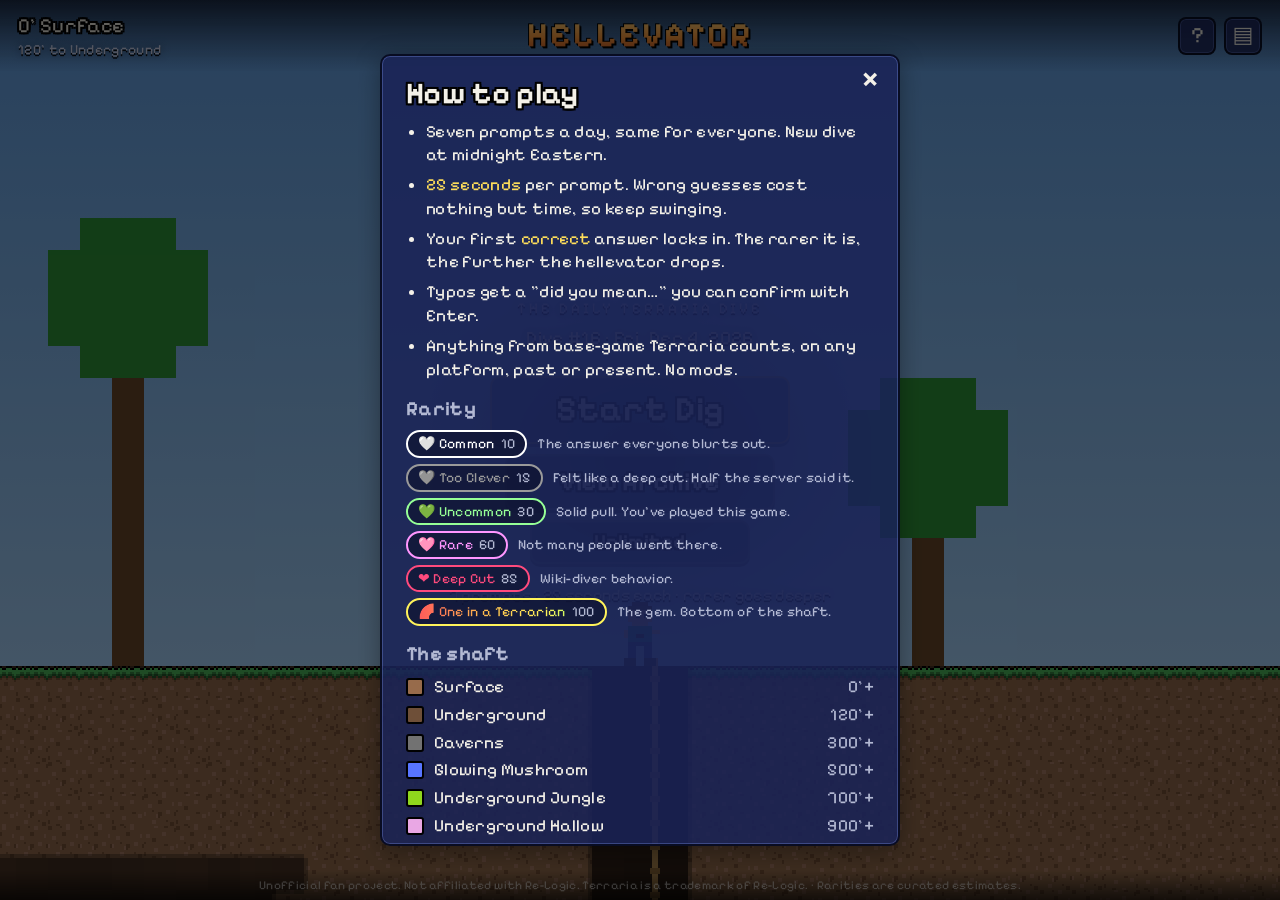
<file: index.html>
<!DOCTYPE html>
<html lang="en">
<head>
  <meta charset="utf-8" />
  <meta name="viewport" content="width=device-width, initial-scale=1, viewport-fit=cover" />
  <title>Hellevator · the daily Terraria dive</title>
  <meta name="description" content="Seven Terraria prompts a day, same for everyone. Obvious answers barely move the hellevator. Rare ones drop you through the world." />
  <meta name="theme-color" content="#0b0f1e" />
  <meta property="og:title" content="Hellevator · the daily Terraria dive" />
  <meta property="og:description" content="Seven prompts a day. Rare answers drop you deeper. How far down can you get?" />
  <link rel="icon" href="data:image/svg+xml,%3Csvg xmlns='http://www.w3.org/2000/svg' viewBox='0 0 16 16' shape-rendering='crispEdges'%3E%3Crect width='16' height='16' fill='%23976b4b'/%3E%3Crect width='16' height='4' fill='%233fae46'/%3E%3Crect x='6' width='4' height='16' fill='%231b1410'/%3E%3Crect x='7' width='1' height='16' fill='%23b08850'/%3E%3Crect y='13' width='16' height='3' fill='%23ff6a00'/%3E%3C/svg%3E" />
  <link rel="preload" href="assets/fonts/pixelify-sans-latin-400-normal.woff2" as="font" type="font/woff2" crossorigin />
  <link rel="stylesheet" href="css/style.css" />
</head>
<body>
  <canvas id="world" aria-hidden="true"></canvas>

  <!-- ===== HUD ===== -->
  <header class="hud">
    <div class="hud-left">
      <div class="depth-meter" id="depthMeter">
        <div class="dm-main"><span id="dmFeet">0</span>' <span id="dmLayer">Surface</span></div>
        <div class="dm-next" id="dmNext">120' to Underground</div>
      </div>
    </div>
    <button class="logo" id="logo" aria-label="Hellevator title screen">HELLEVATOR</button>
    <nav class="hud-right">
      <button class="icon-btn" data-modal="howto" aria-label="How to play">?</button>
      <button class="icon-btn" data-modal="stats" aria-label="Stats">▤</button>
    </nav>
  </header>

  <main id="app">
    <!-- ===== TITLE ===== -->
    <section class="screen" id="screen-title">
      <div class="title">
        <p class="kicker">THE DAILY TERRARIA DIVE</p>
        <p class="title-date" id="titleDate"></p>
        <nav class="menu">
          <button class="menu-item big" id="btnStart">Start Dig</button>
          <button class="menu-item" id="btnArchive">View Archive</button>
          <button class="menu-item small" id="btnUnlimited">Unlimited</button>
        </nav>
        <div class="title-status" id="titleStatus"></div>
      </div>
    </section>

    <!-- ===== ROUND ===== -->
    <section class="screen" id="screen-round" hidden>
      <div class="round">
        <div class="round-meta">
          <span class="chip" id="rCat">Bosses</span>
          <span class="round-no" id="rNo">1 / 7</span>
          <span class="round-score"><span id="rScore">0</span> pts</span>
        </div>

        <h2 class="prompt" id="rPrompt">Name a boss</h2>

        <div id="rPlay">
          <form id="guessForm" autocomplete="off">
            <input id="guess" type="text" placeholder="type an answer…" maxlength="60"
                   autocapitalize="off" autocorrect="off" spellcheck="false" enterkeyhint="go" aria-label="Your answer" />
            <button class="btn primary" type="submit">DIG</button>
          </form>
          <div class="timer" id="rTimerWrap"><div class="timer-fill" id="rTimer"></div></div>
          <div class="timer-secs"><span id="rSecs">25</span>s</div>
          <div class="feedback" id="rFeedback" aria-live="polite"></div>
        </div>

        <div class="reveal" id="rReveal" hidden>
          <div class="reveal-tier" id="rvTier">Pink</div>
          <div class="reveal-answer" id="rvAnswer">Deerclops</div>
          <div class="reveal-pts" id="rvPts">+60 pts · ▼ 120'</div>
          <div class="reveal-blurb" id="rvBlurb"></div>
          <button class="btn primary" id="btnNext">NEXT ▸</button>
        </div>
      </div>
    </section>

    <!-- ===== RESULTS ===== -->
    <section class="screen" id="screen-results" hidden>
      <div class="panel results">
        <p class="kicker" id="resKicker">DAILY DIVE #1</p>
        <h1 class="res-depth"><span id="resFeet">0</span>'</h1>
        <p class="res-layer" id="resLayer">Surface</p>
        <p class="res-flavor" id="resFlavor"></p>
        <div class="res-score"><b id="resScore">0</b> / 700 pts</div>
        <div class="res-hearts" id="resHearts"></div>
        <div class="btn-row center">
          <button class="btn primary" id="btnShare">SHARE</button>
          <button class="btn" id="btnAgain" hidden>DIVE AGAIN</button>
          <button class="btn" data-go="title">TITLE</button>
        </div>
        <p class="next-dive" id="nextDive"></p>
      </div>

      <div class="panel key">
        <h2>Answer key</h2>
        <p class="key-hint">Tap a prompt, then pick a rarity.</p>
        <div id="keyList"></div>
      </div>
    </section>

    <!-- ===== ARCHIVE ===== -->
    <section class="screen" id="screen-archive" hidden>
      <div class="panel archive">
        <div class="archive-head">
          <h2>Archive</h2>
          <button class="link-btn" data-go="title">◂ back</button>
        </div>
        <p class="key-hint">Every past dive. Archive runs don't count toward your streak.</p>
        <ol class="archive-list" id="archiveList"></ol>
      </div>
    </section>
  </main>

  <footer class="foot">
    Unofficial fan project. Not affiliated with Re-Logic.<span class="long"> Terraria is a trademark of Re-Logic. · Rarities are curated estimates.</span>
  </footer>

  <!-- ===== MODALS ===== -->
  <div class="modal" id="modal-howto" hidden>
    <div class="panel modal-card">
      <button class="modal-x" data-close aria-label="Close">×</button>
      <h2>How to play</h2>
      <ul class="rules">
        <li>Seven prompts a day, same for everyone. New dive at midnight Eastern.</li>
        <li><b>25 seconds</b> per prompt. Wrong guesses cost nothing but time, so keep swinging.</li>
        <li>Your first <b>correct</b> answer locks in. The rarer it is, the further the hellevator drops.</li>
        <li>Typos get a "did you mean…" you can confirm with Enter.</li>
        <li>Anything from base-game Terraria counts, on any platform, past or present. No mods.</li>
      </ul>
      <h3>Rarity</h3>
      <div class="legend" id="howtoLegend"></div>
      <h3>The shaft</h3>
      <ol class="bands" id="howtoBands"></ol>
    </div>
  </div>

  <div class="modal" id="modal-stats" hidden>
    <div class="panel modal-card">
      <button class="modal-x" data-close aria-label="Close">×</button>
      <h2>Your dives</h2>
      <div class="stat-grid" id="statGrid"></div>
      <h3>Deepest biome reached</h3>
      <p id="statDeepest">Surface</p>
    </div>
  </div>

  <div class="toast" id="toast" hidden></div>

  <script src="js/data.js"></script>
  <script src="js/prompts-batch1.js"></script>
  <script src="js/prompts-batch2.js"></script>
  <script src="js/names.js"></script>
  <script src="js/match.js"></script>
  <script src="js/world.js"></script>
  <script src="js/game.js"></script>
</body>
</html>
</file>
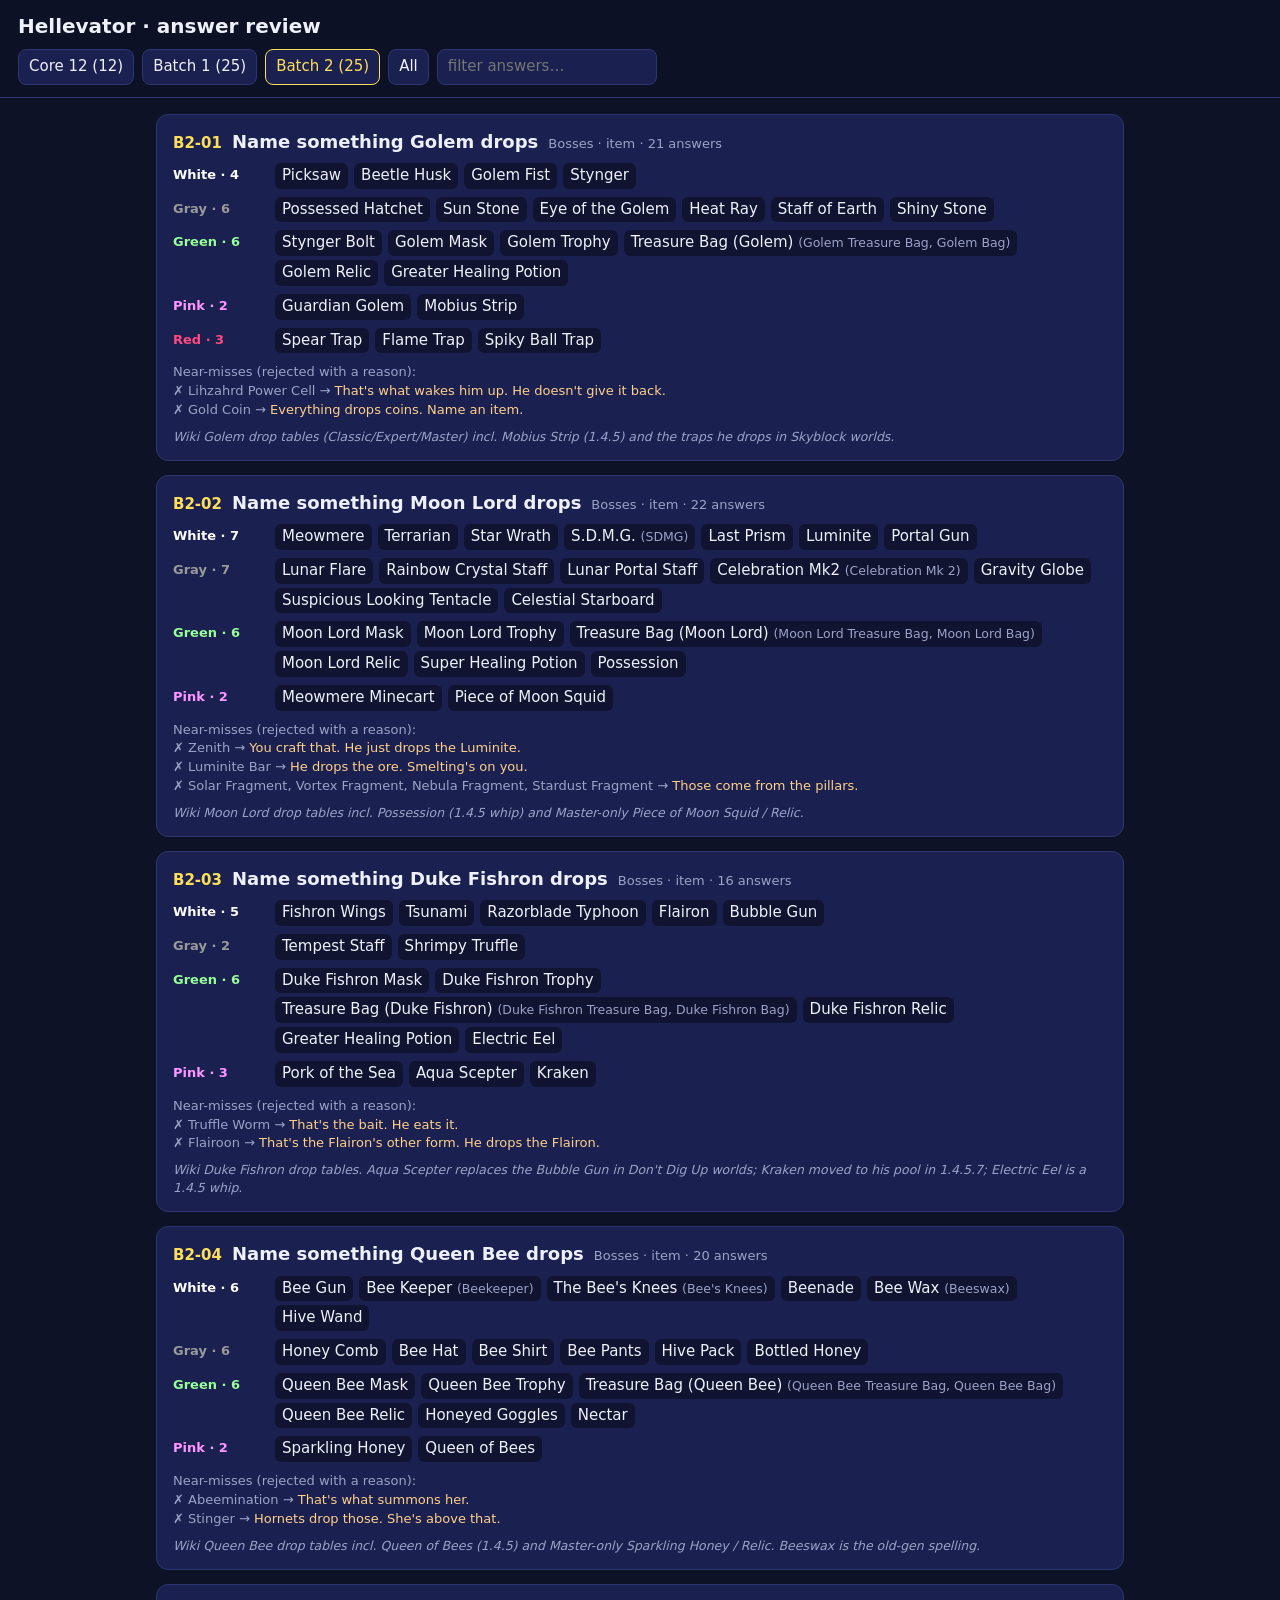
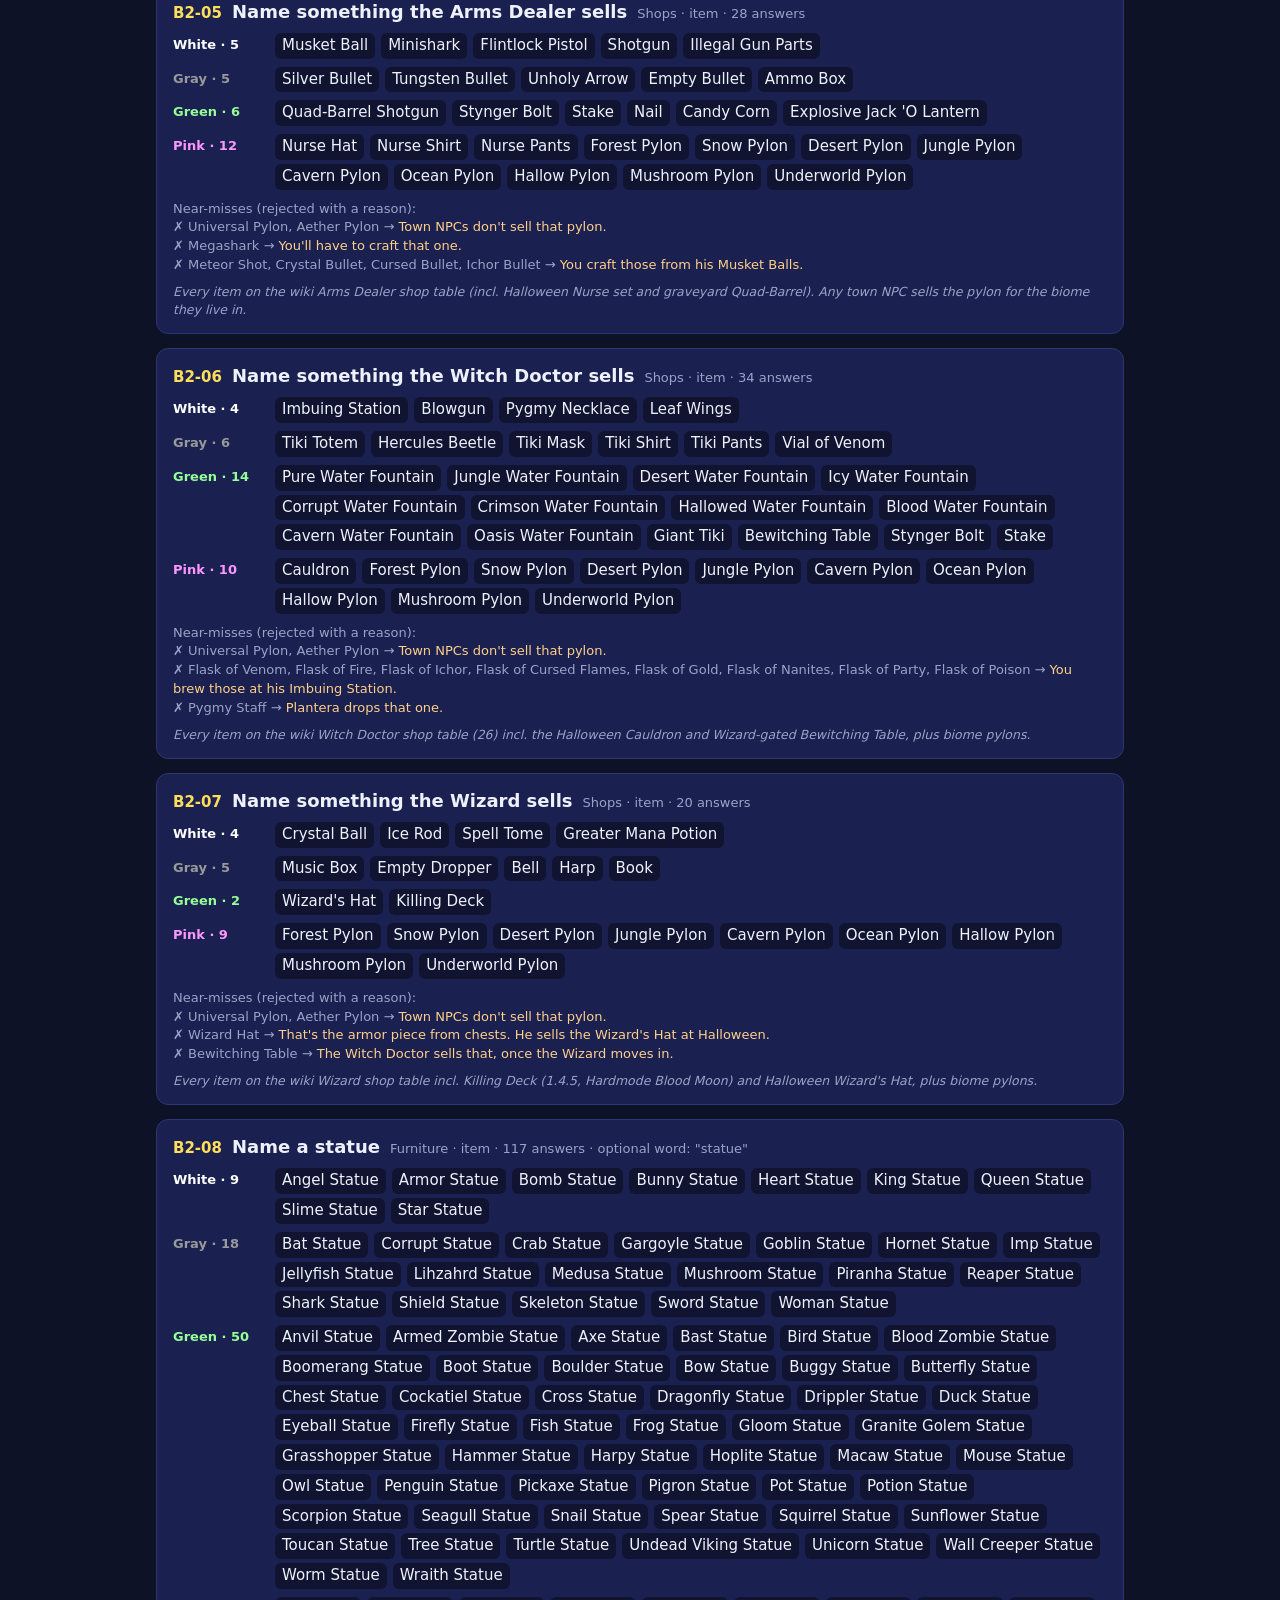
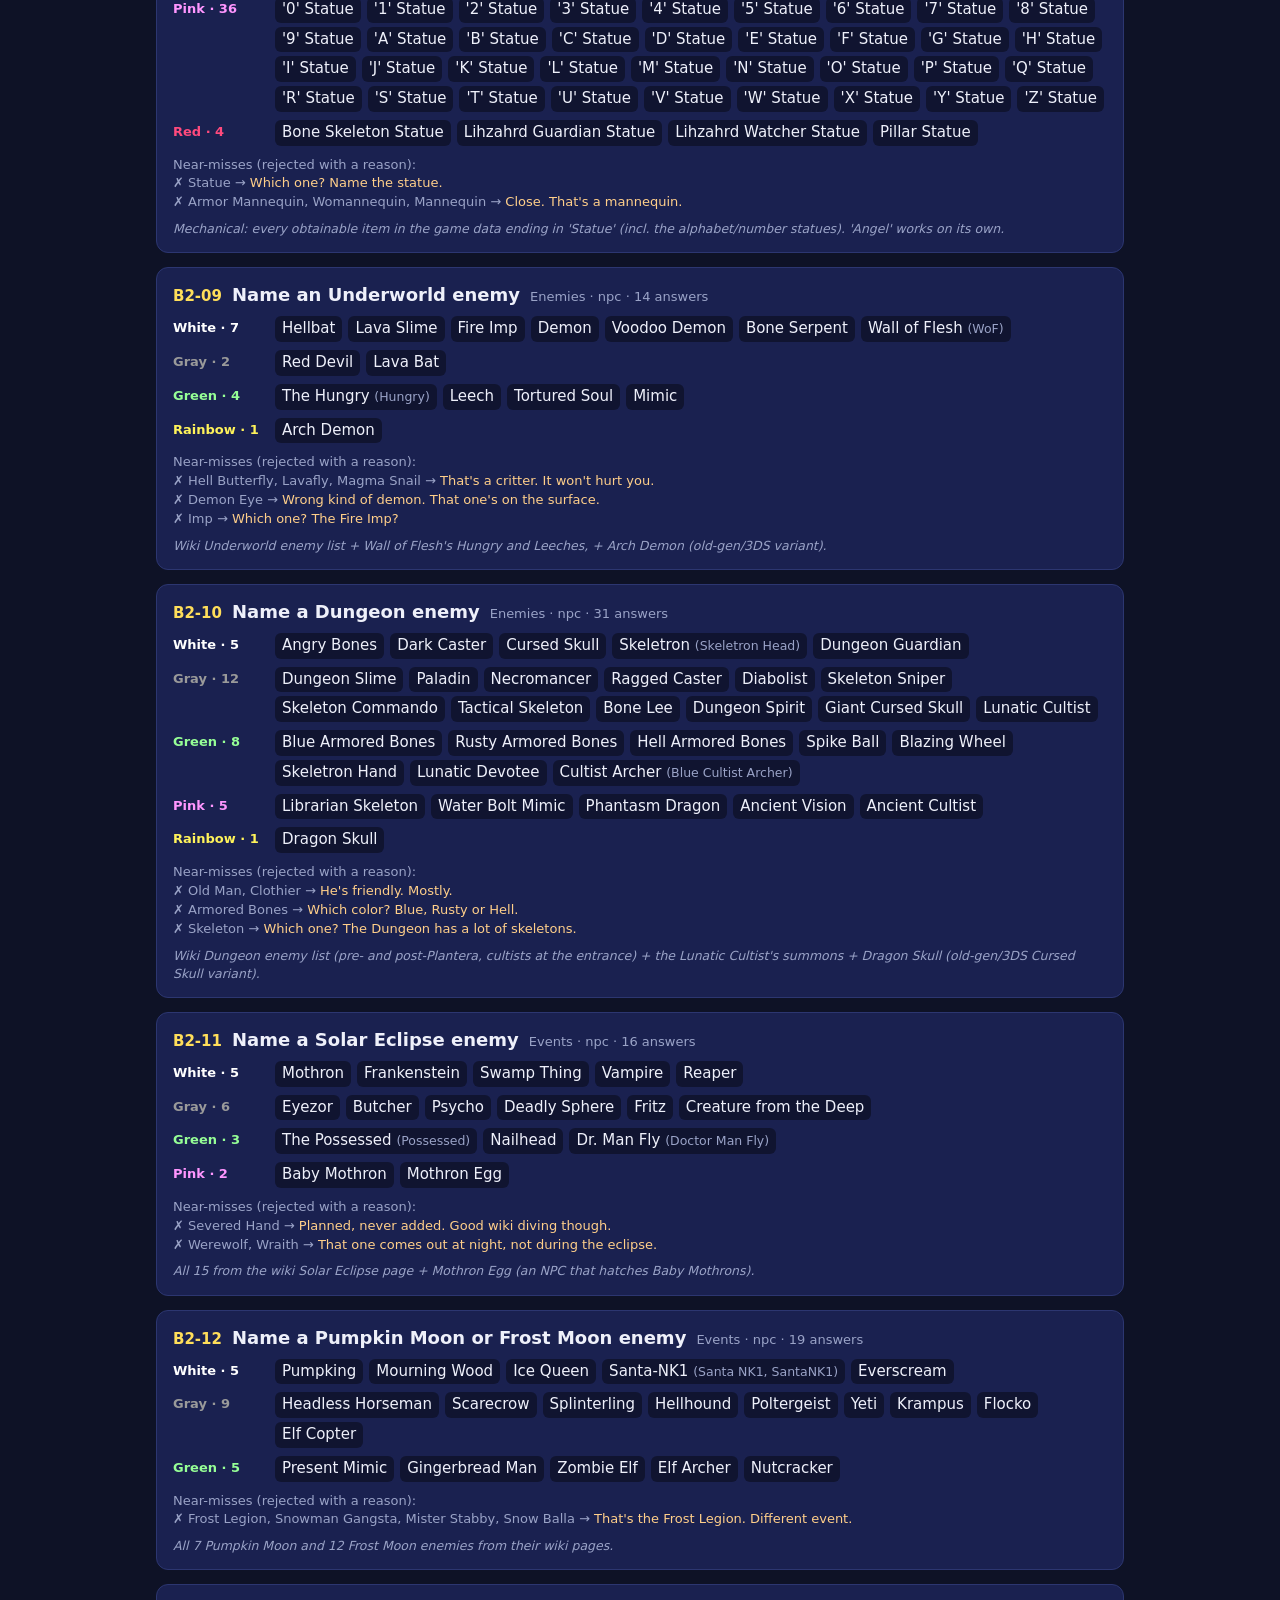
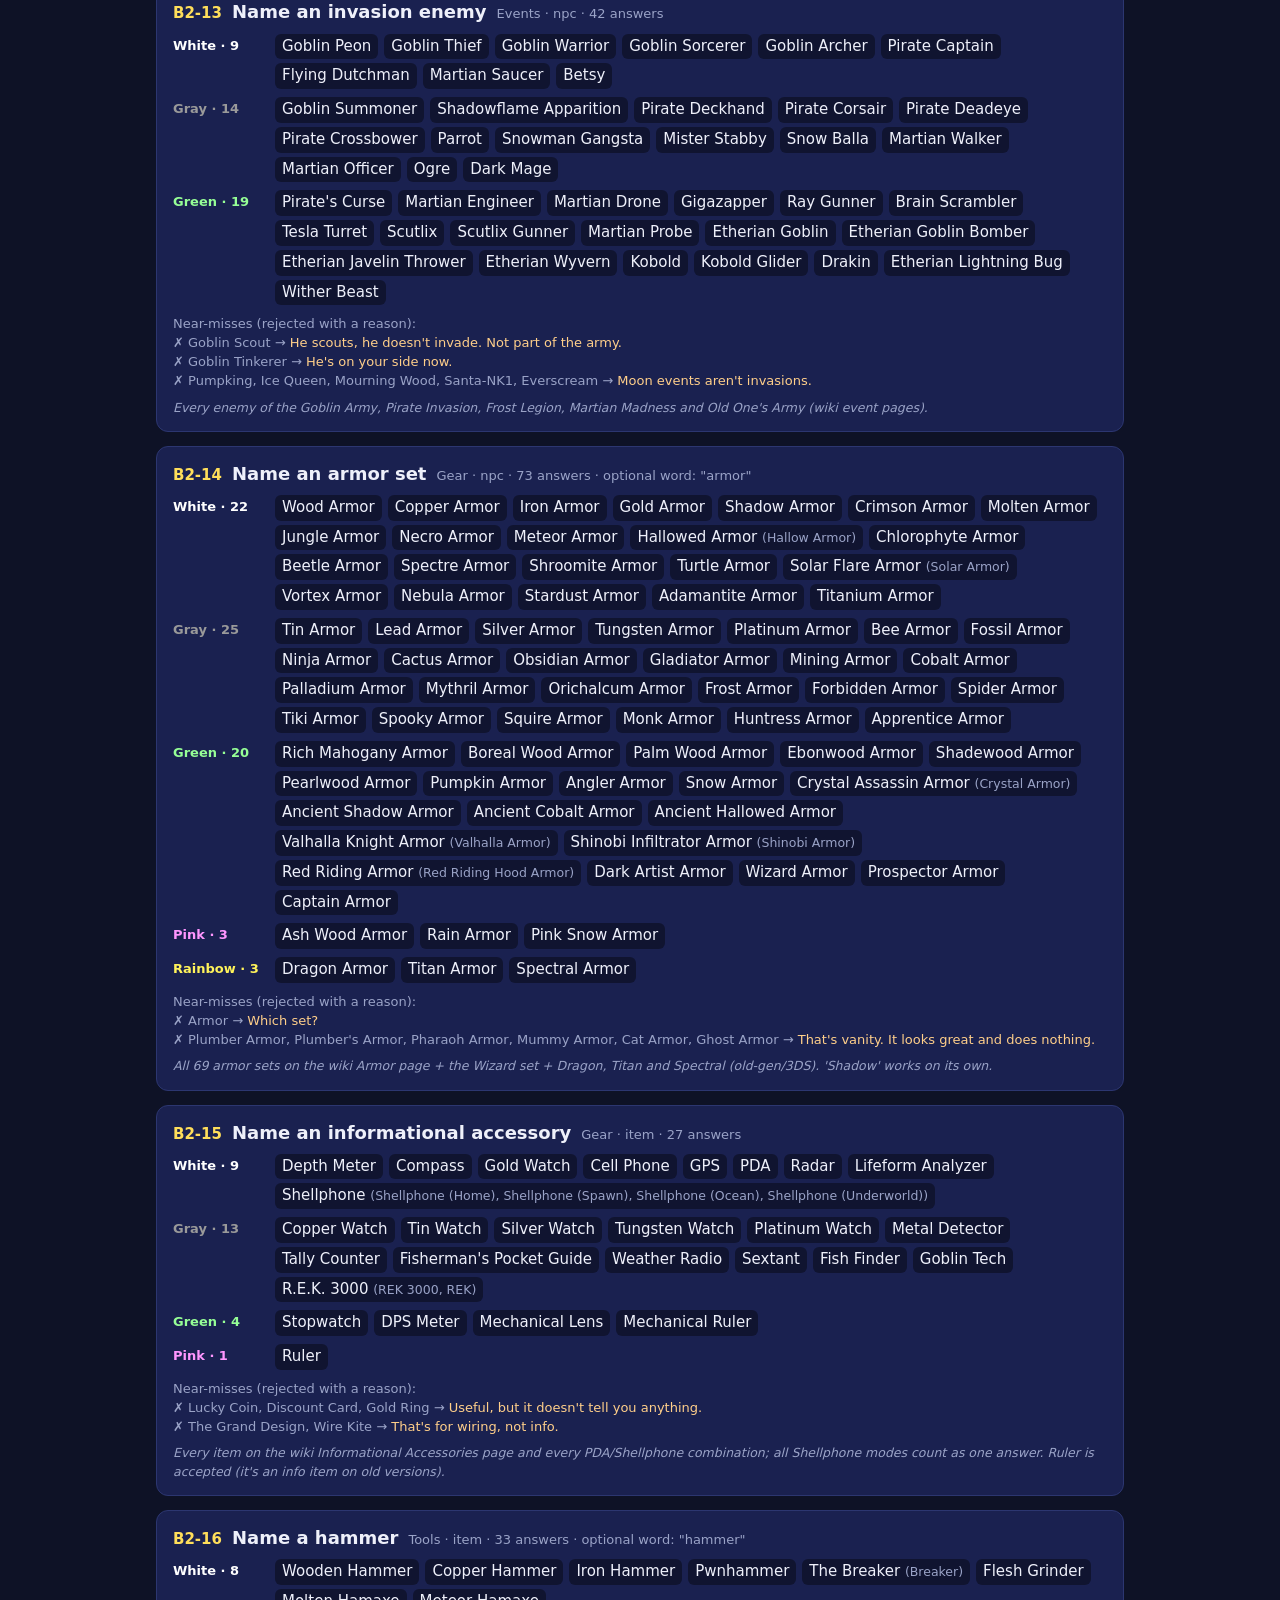
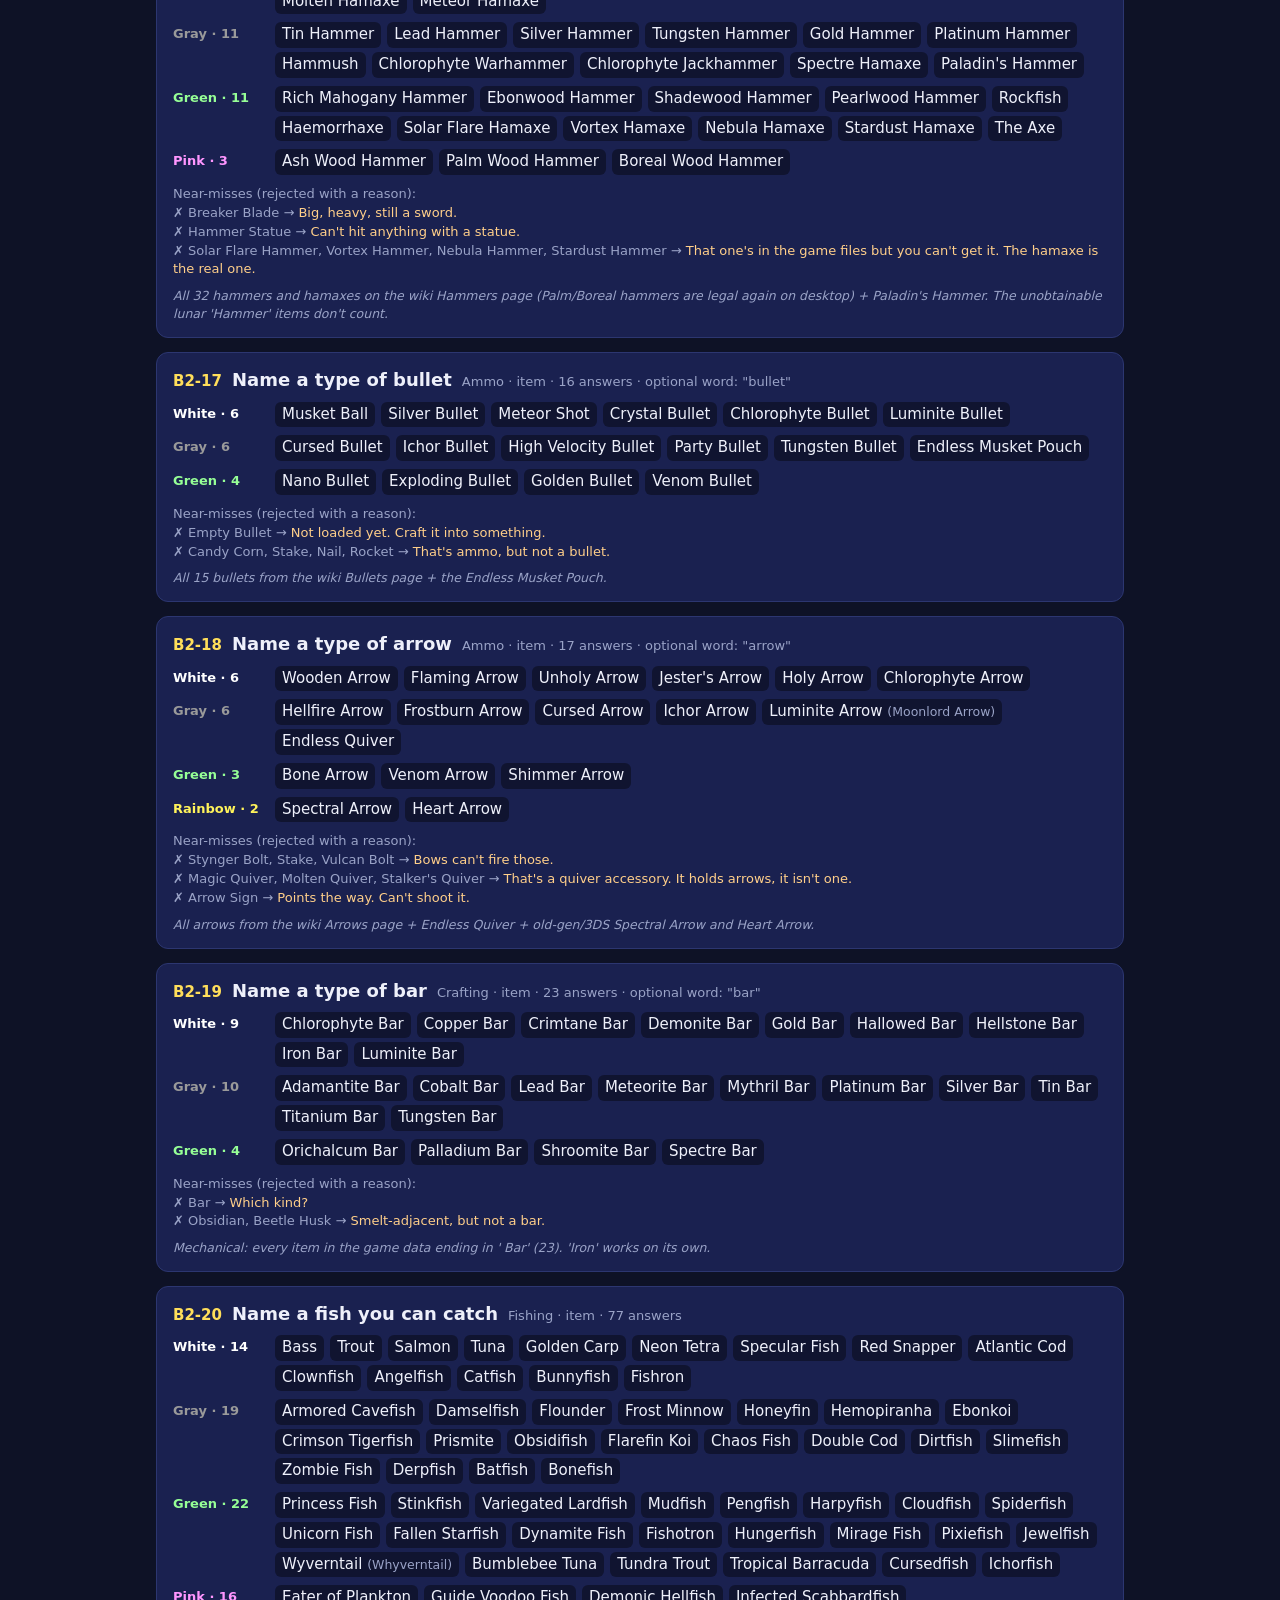
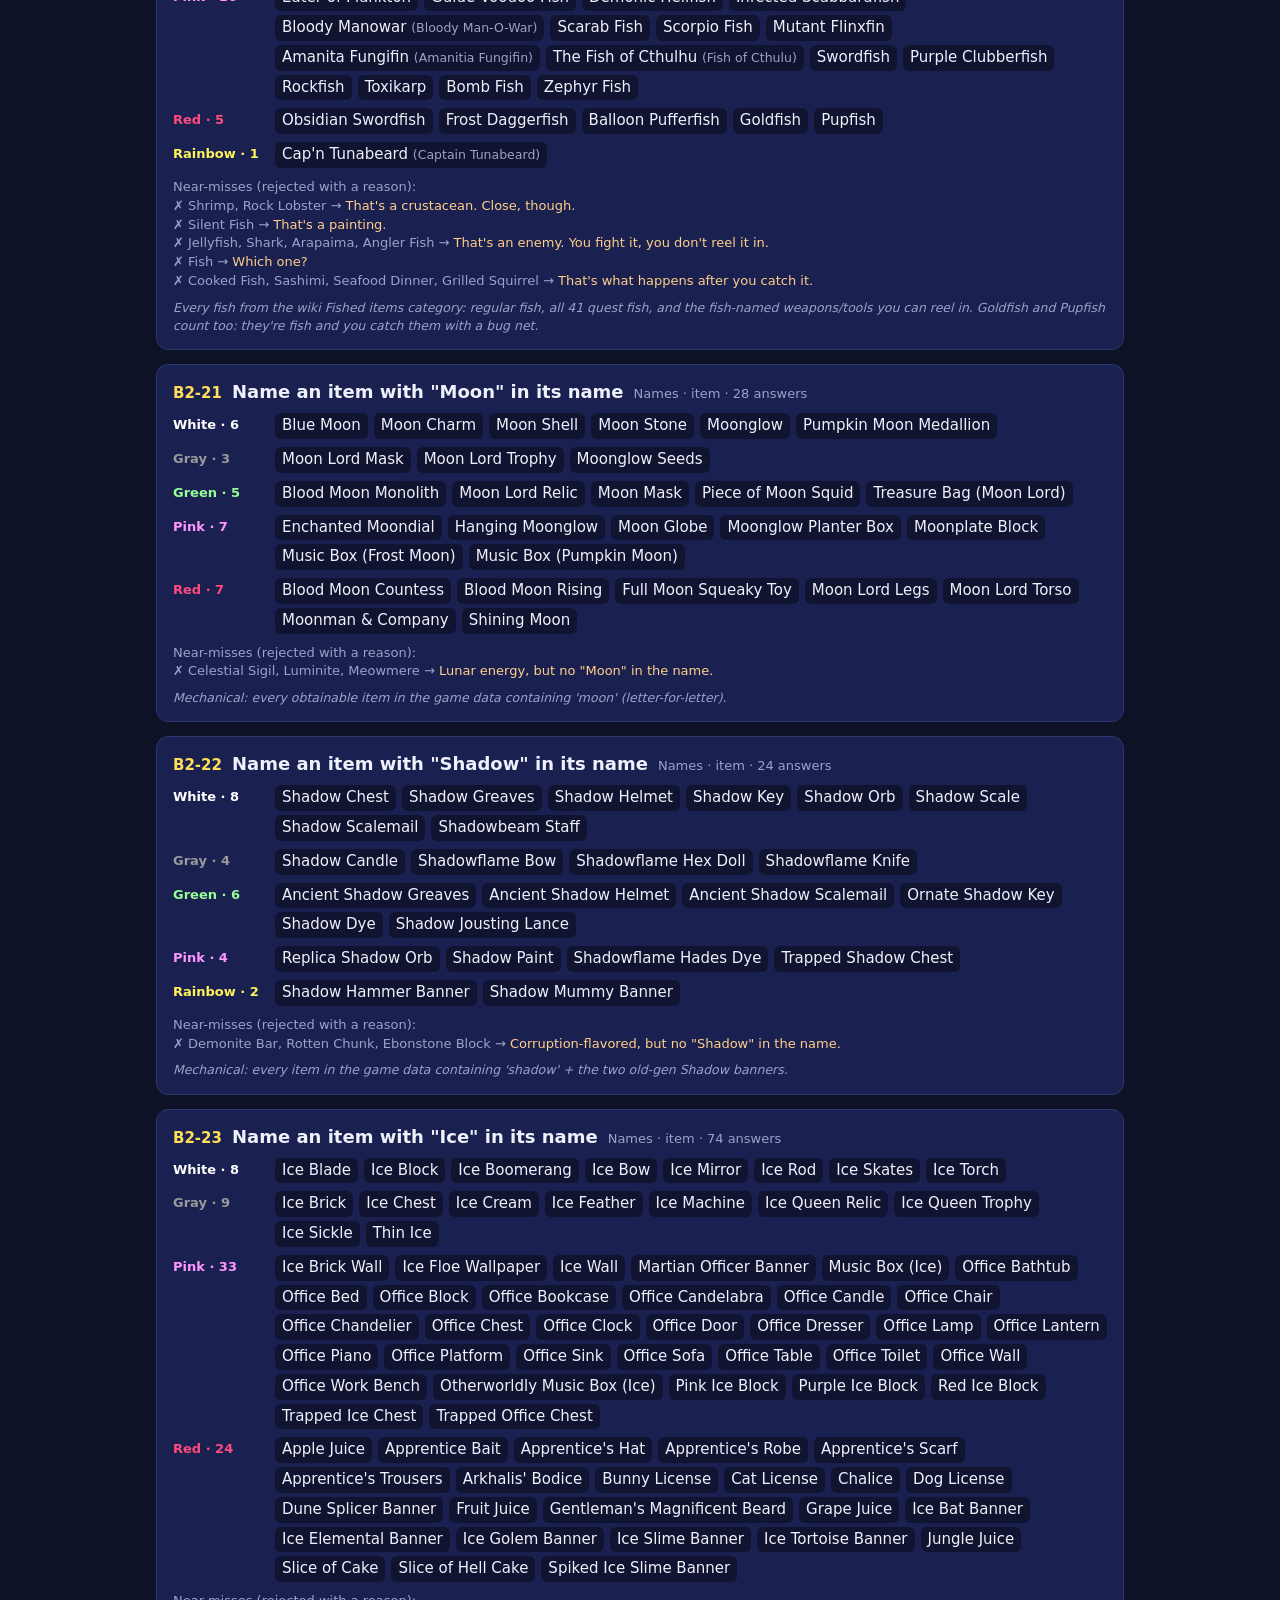
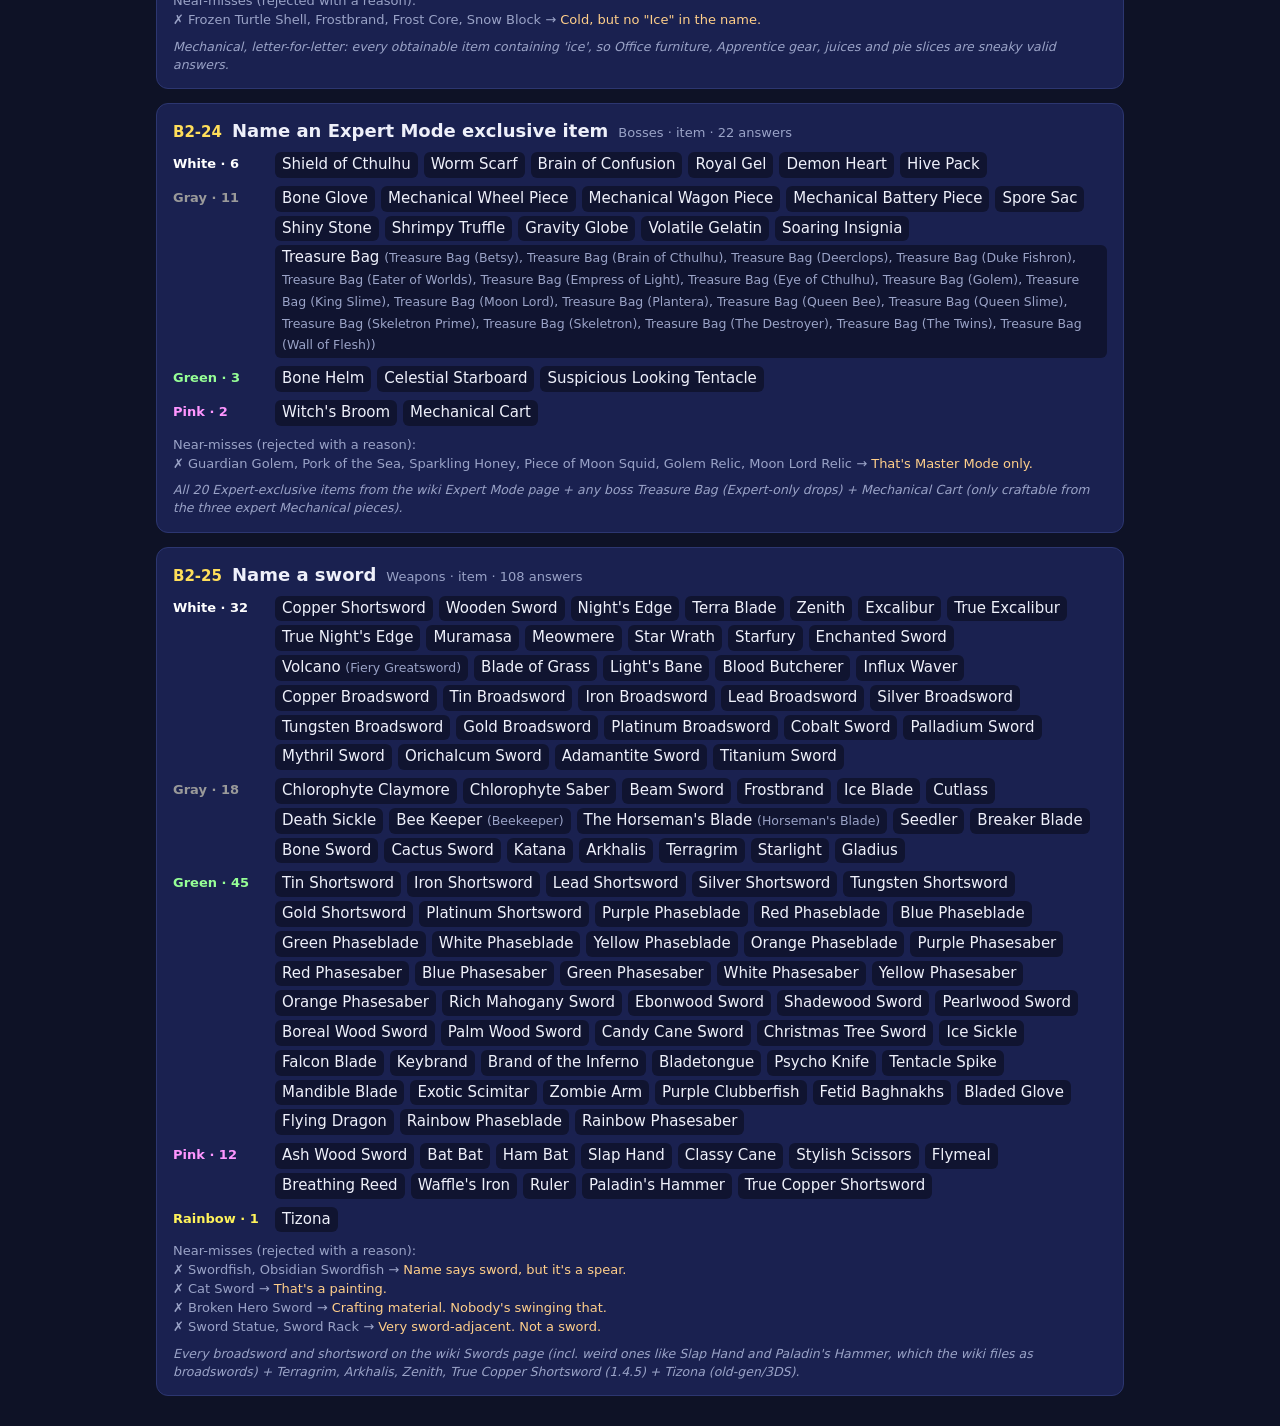
<file: tools/review.html>
<!DOCTYPE html><html lang="en"><head><meta charset="utf-8"><meta name="viewport" content="width=device-width,initial-scale=1">
<title>Hellevator · answer review</title>
<style>
:root{--bg:#0e1226;--card:#1a2150;--ink:#eef0fa;--muted:#9aa3c7;--edge:#2c3670}
*{box-sizing:border-box}body{margin:0;background:var(--bg);color:var(--ink);font:15px/1.45 system-ui,-apple-system,Segoe UI,sans-serif}
header{position:sticky;top:0;background:#0e1226ee;backdrop-filter:blur(6px);padding:12px 18px;border-bottom:1px solid var(--edge);z-index:2}
h1{font-size:20px;margin:0 0 8px}.bar{display:flex;gap:8px;flex-wrap:wrap;align-items:center}
.bar button,.bar input{background:var(--card);color:var(--ink);border:1px solid var(--edge);border-radius:8px;padding:6px 10px;font:inherit}
.bar button.on{border-color:#ffde5a;color:#ffde5a}.bar input{min-width:220px}
main{max-width:1000px;margin:0 auto;padding:16px}
.card{background:var(--card);border:1px solid var(--edge);border-radius:12px;padding:14px 16px;margin-bottom:14px}
.head{display:flex;gap:10px;align-items:baseline;flex-wrap:wrap}.ref{font-weight:700;color:#ffde5a}.q{font-size:18px;font-weight:600}
.meta{color:var(--muted);font-size:13px}.row{display:flex;gap:10px;margin-top:8px}.lab{flex:none;width:92px;font-weight:600;font-size:13px;padding-top:3px}
.ans{display:flex;flex-wrap:wrap;gap:4px 6px}.ans span{background:#0006;border-radius:6px;padding:2px 7px}.ans small{color:var(--muted)}
.rej{margin-top:10px;font-size:13px;color:var(--muted)}.rej b{color:#ffcf8a;font-weight:500}.rul{margin-top:8px;font-size:12.5px;color:var(--muted);font-style:italic}
.t-white{color:#fff}.t-gray{color:#9a9a9a}.t-green{color:#96ff96}.t-pink{color:#ff96ff}.t-red{color:#ff4a7d}.t-rainbow{color:#fff35a}
mark{background:#ffde5a;color:#000;border-radius:3px}
</style></head><body>
<header><h1>Hellevator · answer review</h1><div class="bar" id="bar"></div></header>
<main id="main"></main>
<script>
const D={"TIERS":[{"key":"white","name":"White","label":"Common","pts":10,"heart":"🤍","blurb":"The answer everyone blurts out."},{"key":"gray","name":"Gray","label":"Too Clever","pts":15,"heart":"🩶","blurb":"Felt like a deep cut. Half the server said it."},{"key":"green","name":"Green","label":"Uncommon","pts":30,"heart":"💚","blurb":"Solid pull. You've played this game."},{"key":"pink","name":"Pink","label":"Rare","pts":60,"heart":"🩷","blurb":"Not many people went there."},{"key":"red","name":"Red","label":"Deep Cut","pts":85,"heart":"❤️","blurb":"Wiki-diver behavior."},{"key":"rainbow","name":"Rainbow","label":"One in a Terrarian","pts":100,"heart":"🌈","blurb":"The gem. Bottom of the shaft."}],"PROMPTS":[{"id":"bosses","cat":"Bosses","kind":"npc","text":"Name a boss","answers":{"white":["Eye of Cthulhu|EoC","Moon Lord|ML","Skeletron","Wall of Flesh|WoF","King Slime|KS|Slime King"],"gray":["Plantera","Golem","Duke Fishron|Duke|Fishron","Eater of Worlds|EoW","Brain of Cthulhu|BoC","Queen Bee|QB|Bee Queen"],"green":["The Twins|Twins","The Destroyer|Destroyer","Skeletron Prime|Prime","Lunatic Cultist|Cultist","Empress of Light|EoL|Empress","Queen Slime|QS|Slime Queen","Deerclops"],"pink":["Retinazer","Spazmatism","Pumpking","Ice Queen","Martian Saucer|Saucer","Betsy","Flying Dutchman|Dutchman","Mechdusa"],"red":["Mourning Wood","Everscream","Santa-NK1|Santa NK1|SantaNK1","Dark Mage","Ogre","Solar Pillar","Nebula Pillar","Vortex Pillar","Stardust Pillar","Celestial Pillars|Celestial Pillar|Lunar Pillars|Lunar Pillar|Celestial Towers|Lunar Towers"],"rainbow":["Ocram","Lepus","Turkor the Ungrateful|Turkor"]},"reject":[["Mothron|Dreadnautilus|Sand Elemental|Ice Golem|Wyvern|Goblin Summoner|Goblin Warlock|Headless Horseman|Pirate Captain|Mimic|Hallowed Mimic|Corrupt Mimic|Crimson Mimic|Jungle Mimic|Biome Mimic|Tim|Nymph","Tough fight, but the game counts it as a regular enemy."],["Torch God","The Torch God is an event, not a boss."]],"rulings":"Boss list = wiki 'Bosses' page (33: 8 pre-HM, 10 HM, 14 event bosses incl. the 4 Celestial Pillars, Mechdusa) + Legacy:Bosses (Ocram, Lepus, Turkor). Retinazer/Spazmatism accepted on their own since the game names and tracks them separately. Wiki explicitly says Mothron, Dreadnautilus, Sand Elemental, Ice Golem and biome mimics are NOT bosses or mini-bosses."},{"id":"town-npcs","cat":"NPCs","kind":"npc","text":"Name a town NPC","answers":{"white":["Guide","Merchant","Nurse","Demolitionist|Demo","Arms Dealer"],"gray":["Dryad","Goblin Tinkerer|Goblin|Tinkerer|Bound Goblin","Wizard|Bound Wizard","Mechanic|Bound Mechanic","Clothier","Angler|Sleeping Angler","Painter"],"green":["Dye Trader","Stylist|Webbed Stylist","Tavernkeep|Tavern Keep|Unconscious Man","Witch Doctor","Party Girl","Tax Collector|Tortured Soul","Truffle","Steampunker","Cyborg","Pirate","Santa Claus|Santa","Golfer","Zoologist","Princess"],"pink":["Traveling Merchant|Travelling Merchant","Town Cat|Cat","Town Dog|Dog","Town Bunny|Bunny"],"red":["Nerdy Slime","Cool Slime","Elder Slime","Clumsy Slime|Clumsy Balloon Slime","Diva Slime","Surly Slime","Mystic Slime|Mystic Frog","Town Slime|Town Slimes","Old Man","Skeleton Merchant"],"rainbow":["Squire Slime"]},"reject":[],"rulings":"26 town NPCs + town pets + 8 town slimes from the wiki NPCs page. Rescue forms (Bound Goblin, Sleeping Angler, Tortured Soul...) count as the NPC they become. Traveling Merchant, Old Man and Skeleton Merchant don't live in houses but are friendly NPCs listed with the town NPCs on the wiki, so they're accepted (see open question)."},{"id":"yoyos","cat":"Weapons","kind":"item","text":"Name a yoyo","answers":{"white":["Terrarian","Wooden Yoyo","Kraken"],"gray":["Code 1|Code One","Code 2|Code Two","The Eye of Cthulhu|Eye of Cthulhu","Cascade","Amarok"],"green":["Valor","Amazon","Rally","Malaise","Artery","Chik","Yelets","Hel-Fire|Helfire|Hellfire","Format:C|Format C"],"pink":["Hive-Five|Hive Five","Gradient"],"red":["Red's Throw","Valkyrie Yoyo|Valkyrie"]},"reject":[["Yoyo Bag|Magic Yoyo Bag|Yoyo Glove|Red Counterweight|Black Counterweight|Blue Counterweight|Green Counterweight|Purple Counterweight|Yellow Counterweight|Strung Counterweight|Magic String|White String|Red String|Rainbow String","That's yoyo gear, not a yoyo."]],"rulings":"All 21 from the wiki Yoyos page. No version-exclusive yoyos exist."},{"id":"hooks","cat":"Mobility","kind":"item","suffix":"hook","text":"Name a grappling hook","answers":{"white":["Grappling Hook","Ivy Whip","Dual Hook","Lunar Hook"],"gray":["Hook of Dissonance","Anti-Gravity Hook|Antigravity Hook","Amethyst Hook","Diamond Hook","Web Slinger","Skeletron Hand","Slime Hook"],"green":["Topaz Hook","Sapphire Hook","Emerald Hook","Ruby Hook","Amber Hook","Fish Hook","Bat Hook","Candy Cane Hook","Thorn Hook","Illuminant Hook","Worm Hook","Tendon Hook","Spooky Hook","Christmas Hook","Static Hook"],"pink":["Squirrel Hook"]},"reject":[["Hook","That's the crafting material. Close, though."],["Hotline Fishing Hook|Lavaproof Fishing Hook","Wrong kind of hook. That one's for fishing."]],"rulings":"All 27 from the wiki Hooks page (16 pre-HM, 11 HM). No version-exclusive hooks."},{"id":"wings","cat":"Accessories","kind":"item","suffix":"wings","text":"Name a pair of wings","answers":{"white":["Angel Wings","Demon Wings","Fairy Wings","Fishron Wings","Empress Wings","Solar Wings","Stardust Wings"],"gray":["Leaf Wings","Frozen Wings","Flame Wings","Harpy Wings","Bat Wings","Bee Wings","Butterfly Wings","Jetpack","Hoverboard","Vortex Booster","Nebula Mantle"],"green":["Beetle Wings","Spectre Wings|Ghost Wings","Steampunk Wings","Spooky Wings","Festive Wings","Tattered Fairy Wings","Mothron Wings","Bone Wings","Betsy's Wings","Fledgling Wings","Celestial Starboard","Fin Wings"],"pink":["Red's Wings","D-Town's Wings","Will's Wings","Crowno's Wings","Cenx's Wings","Jim's Wings","Loki's Wings"],"red":["Arkhalis' Lightwings|Arkhalis's Lightwings","Leinfors' Prehensile Cloak","Ghostar's Infinity Eight","Safeman's Blanket Cape","Lazure's Barrier Platform","Skiphs' Paws","Yoraiz0r's Spell|Yoraizor's Spell","FoodBarbarian's Tattered Dragon Wings","Grox The Great's Wings","Chippy's Cloak","Heroicis' Wings","Kazzymodus' Wings","Chicken Bones' Wings","Luna's Runic Pixie Wings"],"rainbow":["Sparkly Wings"]},"legacy":["Sparkly Wings"],"reject":[["Rocket Boots|Spectre Boots|Lightning Boots|Frostspark Boots|Terraspark Boots|Soaring Insignia|Cloud in a Bottle|Gravity Globe|Shiny Red Balloon","Helps you get airborne, but it isn't wings."]],"rulings":"51 from wiki Wings/List (incl. all 19 developer wings through 1.4.5) + Sparkly Wings (old-gen/3DS). 'Ghost Wings' was the old-gen name for Spectre Wings."},{"id":"torches","cat":"Lighting","kind":"item","suffix":"torch","text":"Name a type of torch","answers":{"white":["Torch","Ice Torch","Demon Torch","Cursed Torch","Ichor Torch"],"gray":["Rainbow Torch","Bone Torch","Ultrabright Torch","White Torch"],"green":["Blue Torch","Red Torch","Green Torch","Purple Torch","Yellow Torch","Orange Torch","Pink Torch","Jungle Torch","Desert Torch","Corrupt Torch","Crimson Torch","Hallowed Torch","Mushroom Torch","Coral Torch"],"pink":["Aether Torch|Shimmer Torch"],"rainbow":["Tiki Torch"]},"reject":[["Torch God's Favor|Torch God's Flavor|Torch God","Very torch-adjacent. Still not a torch."],["Glowstick|Spelunker Glowstick|Sticky Glowstick|Bouncy Glowstick|Flare|Candle|Lamp|Lantern","It's a light source, not a torch."]],"rulings":"24 torch types from the wiki Torches page. Tiki Torch is furniture (a lamp-type light) but it's literally a torch, so it's the gem."},{"id":"food","cat":"Food","kind":"item","text":"Name a food","answers":{"white":["Apple","Banana","Cooked Fish","Burger","Pizza","Bacon","Golden Delight","Steak","Hotdog|Hot Dog"],"gray":["Pumpkin Pie","Sashimi","Bowl of Soup|Soup","Cooked Shrimp","Seafood Dinner","Monster Lasagna|Lasagna","Grub Soup","Coffee","Ice Cream","Spaghetti","Milkshake","BBQ Ribs|Ribs|Barbecue Ribs","Marshmallow","Cooked Marshmallow"],"green":["Apricot","Cherry","Coconut","Grapefruit","Lemon","Mango","Peach","Pineapple","Plum","Pomegranate","Dragon Fruit","Star Fruit|Starfruit","Blood Orange","Elderberry","Blackcurrant","Rambutan","Spicy Pepper","Bunny Stew","Grilled Squirrel","Roasted Bird","Roasted Duck","Sauteed Frog Legs|Frog Legs","Fruit Juice","Fruit Salad","Apple Juice","Lemonade","Grape Juice","Grapes","Fries|French Fries","Nachos","Chicken Nugget","Fried Egg","Apple Pie","Sugar Cookie","Gingerbread Cookie","Christmas Pudding","Chocolate Chip Cookie","Banana Split","Pad Thai","Pho","Lobster Tail","Escargot","Froggle Bunwich","Potato Chips|Chips","Cream Soda","Carton of Milk|Milk"],"pink":["Peach Sangria","Bloody Moscato","Frozen Banana Daiquiri|Banana Daiquiri","Piña Colada","Smoothie of Darkness","Tropical Smoothie","Prismatic Punch","Shrimp Po' Boy|Po' Boy","Shucked Oyster"],"red":["Teacup","Blackened Fish","Rock Candy"],"rainbow":["Joja Cola"]},"reject":[["Ale|Sake|Eggnog|Wiesnbräu","You can drink it, but the game files it as a potion, not food."],["Mushroom|Bottled Honey|Bottled Water|Honeyfin|Jungle Juice","That's a healing potion as far as the game's concerned."],["Life Fruit|Aegis Fruit|Ambrosia|Gummy Worm|Galaxy Pearl|Artisan Loaf","Edible-ish, but it's a permanent upgrade, not food."],["Oyster","Open it first. The shucked version counts."],["Pumpkin","An ingredient, not food on its own."]],"rulings":"Game definition: food = anything granting Well Fed / Plenty Satisfied / Exquisitely Stuffed. All 82 from the wiki Food page (incl. 1.4.5 Blackened Fish and Rock Candy). Wiki explicitly says Ale, Sake, Eggnog and Wiesnbräu are NOT food."},{"id":"potions","cat":"Alchemy","kind":"item","suffix":"potion","text":"Name a potion","answers":{"white":["Healing Potion","Mana Potion","Ironskin Potion","Regeneration Potion","Swiftness Potion","Lesser Healing Potion","Greater Healing Potion"],"gray":["Recall Potion","Gravitation Potion","Spelunker Potion","Super Healing Potion","Wormhole Potion","Teleportation Potion","Obsidian Skin Potion","Endurance Potion","Lifeforce Potion","Rage Potion","Wrath Potion"],"green":["Gills Potion","Night Owl Potion","Featherfall Potion","Shine Potion","Hunter Potion","Battle Potion","Thorns Potion","Water Walking Potion","Archery Potion","Mana Regeneration Potion","Magic Power Potion","Invisibility Potion","Heartreach Potion","Inferno Potion","Titan Potion","Warmth Potion","Builder Potion","Calming Potion","Crate Potion","Dangersense Potion","Fishing Potion","Mining Potion","Sonar Potion","Summoning Potion","Flipper Potion","Ammo Reservation Potion","Restoration Potion","Lesser Mana Potion","Greater Mana Potion","Super Mana Potion"],"pink":["Lesser Luck Potion","Luck Potion","Greater Luck Potion","Biome Sight Potion","Potion of Return|Return Potion","Love Potion","Stink Potion","Gender Change Potion","Bottled Honey","Bottled Water","Mushroom","Strange Brew","Ale","Sake"],"red":["Flask of Venom","Flask of Cursed Flames","Flask of Fire","Flask of Gold","Flask of Ichor","Flask of Nanites","Flask of Party","Flask of Poison","Eggnog","Honeyfin","Jungle Juice","Torch God's Flavor"],"rainbow":["Red Potion","Lesser Restoration Potion","Wiesnbräu"]},"legacy":["Wiesnbräu","Lesser Restoration Potion"],"reject":[["Potion Statue|Decorative Healing Potion|Decorative Mana Potion","That's decor. You can't drink it."],["Bottle|Alchemy Table|Placed Bottle","That's what you brew with, not what you brew."]],"rulings":"Everything on the wiki Potions page's recovery, mana, buff, flask and 'other' lists (Ale/Sake are Tipsy buff potions; Mushroom, Bottled Water/Honey, Honeyfin, Eggnog are recovery potions). Food is also technically a potion in the game's code but is NOT accepted here (see open question). Lesser Restoration Potion + Wiesnbräu are old-gen/3DS."},{"id":"ores","cat":"Mining","kind":"item","suffix":"ore","text":"Name an ore","answers":{"white":["Copper Ore","Iron Ore","Gold Ore","Silver Ore"],"gray":["Hellstone","Demonite Ore","Crimtane Ore","Chlorophyte Ore","Adamantite Ore","Titanium Ore","Cobalt Ore","Mythril Ore|Mithril Ore"],"green":["Tin Ore","Lead Ore","Tungsten Ore","Platinum Ore","Palladium Ore","Orichalcum Ore","Luminite"],"pink":["Meteorite"],"red":["Obsidian"]},"reject":[["Copper Bar|Tin Bar|Iron Bar|Lead Bar|Silver Bar|Tungsten Bar|Gold Bar|Platinum Bar|Demonite Bar|Crimtane Bar|Meteorite Bar|Hellstone Bar|Cobalt Bar|Palladium Bar|Mythril Bar|Orichalcum Bar|Adamantite Bar|Titanium Bar|Chlorophyte Bar|Luminite Bar|Hallowed Bar|Shroomite Bar|Spectre Bar","That's a bar. Back up one step."],["Amethyst|Topaz|Sapphire|Emerald|Ruby|Diamond|Amber","Gems aren't ores in Terraria."],["Silt Block|Slush Block|Desert Fossil|Silt|Slush","Extractinator fodder, not ore."]],"rulings":"All 21 from the wiki 'Ore items' category, which includes Obsidian, Meteorite, Hellstone and Luminite."},{"id":"critters","cat":"Critters","kind":"npc","text":"Name a critter","answers":{"white":["Bunny","Bird","Squirrel","Butterfly","Worm","Frog","Duck|White Duck","Goldfish"],"gray":["Gold Bunny","Truffle Worm","Firefly","Snail","Mouse","Penguin"],"green":["Scorpion","Grasshopper","Glowing Snail","Lightning Bug","Owl","Seagull","Turtle","Ladybug","Cardinal","Blue Jay","Red Squirrel","Gold Bird","Gold Frog","Gold Worm","Gold Mouse","Gold Squirrel","Gold Grasshopper","Gold Butterfly","Seahorse","Explosive Bunny","Rat","Black Scorpion","Prismatic Lacewing","Mallard Duck","Pupfish","Grebe","Water Strider","Jungle Turtle","Monarch Butterfly","Sea Turtle","Dolphin","Pufferfish"],"pink":["Grubby","Sluggy","Buggy","Maggot","Lavafly","Magma Snail","Hell Butterfly","Toucan","Scarlet Macaw","Blue Macaw","Yellow Cockatiel","Gray Cockatiel|Grey Cockatiel","Enchanted Nightcrawler","Stinkbug","Blue Fairy","Green Fairy","Pink Fairy","Julia Butterfly","Purple Emperor Butterfly","Red Admiral Butterfly","Sulphur Butterfly","Tree Nymph Butterfly","Ulysses Butterfly","Zebra Swallowtail Butterfly","Black Dragonfly","Blue Dragonfly","Green Dragonfly","Orange Dragonfly","Red Dragonfly","Yellow Dragonfly","Amethyst Bunny","Topaz Bunny","Sapphire Bunny","Emerald Bunny","Ruby Bunny","Diamond Bunny","Amber Bunny","Amethyst Squirrel","Topaz Squirrel","Sapphire Squirrel","Emerald Squirrel","Ruby Squirrel","Diamond Squirrel","Amber Squirrel"],"red":["Gold Goldfish","Gold Seahorse","Gold Water Strider","Gold Dragonfly","Gold Ladybug","Mystic Frog"],"rainbow":["Faeling"]},"reject":[["Corrupt Bunny|Vicious Bunny|Crimson Bunny|Corrupt Goldfish|Vicious Goldfish|Crimson Goldfish|Corrupt Penguin|Vicious Penguin|Crimson Penguin","That's what a critter turns into during a Blood Moon. It's an enemy now."],["Town Cat|Town Dog|Town Bunny","That's a town pet, not a critter."],["Dragonfly|Fairy|Macaw|Cockatiel|Gem Bunny|Gem Squirrel","The game only names specific kinds of those. Be more specific."]],"rulings":"96 critters from the wiki Critters page (incl. every butterfly, dragonfly, fairy, gem and gold variant). Generic names only count when the game itself uses them as an NPC name: Butterfly (NPC 356), Duck, Goldfish do; Dragonfly, Fairy, Macaw, Cockatiel, Gem Bunny/Squirrel don't (wiki NPC IDs page), so those get a 'be more specific' nudge. Dolphin, Mystic Frog and Sea Turtle can't be netted but are still critters."},{"id":"slime-items","cat":"Names","kind":"item","text":"Name an item with \"Slime\" in its name","answers":{"white":["Slime Crown","Slime Staff","Slime Hook","Slime Gun","Slime Block"],"gray":["King Slime Trophy","King Slime Mask","King Slime Relic","Queen Slime Mask","Queen Slime Trophy","Queen Slime Relic","Slime Statue"],"green":["Slime Chair","Slime Table","Slime Bed","Slime Door","Slime Work Bench|Slime Workbench","Slime Chest","Slime Platform","Slime Bathtub","Slime Bookcase","Slime Candelabra","Slime Candle","Slime Chandelier","Slime Clock","Slime Dresser","Slime Lamp","Slime Lantern","Slime Piano","Slime Sofa","Slime Sink","Slime Toilet","Pink Slime Block","Frozen Slime Block","Slime Block Wall","Trapped Slime Chest","Slimefish","Treasure Bag (King Slime)|King Slime Treasure Bag|King Slime Bag","Treasure Bag (Queen Slime)|Queen Slime Treasure Bag|Queen Slime Bag","Music Box (King Slime)|King Slime Music Box","Music Box (Queen Slime)|Queen Slime Music Box","Music Box (Slime Rain)|Slime Rain Music Box"],"pink":["Slime Spear","Slime Whip","Blue Slime Banner","Green Slime Banner","Purple Slime Banner","Red Slime Banner","Yellow Slime Banner","Black Slime Banner","Ice Slime Banner","Jungle Slime Banner","Lava Slime Banner","Mother Slime Banner","Dungeon Slime Banner","Corrupt Slime Banner","Illuminant Slime Banner","Rainbow Slime Banner","Sand Slime Banner","Spiked Ice Slime Banner","Spiked Jungle Slime Banner"],"red":["The Sands of Slime|Sands of Slime","Sparkle Slime Balloon","Crimslime Banner","Slimer Banner","Shimmer Slime Banner","Umbrella Slime Banner"],"rainbow":["Slime Banner"]},"legacy":["Slime Banner"],"reject":[["Slimy Saddle","So close. It says Slimy, not Slime."],["Gel|Pink Gel|Royal Gel|Volatile Gelatin|Gelatin Crystal","Very slimy. No \"Slime\" in the name, though."]],"rulings":"Mechanical: every item in the game-text dump containing 'slime' (67) + the old-gen/3DS 'Slime Banner'. Treasure bags and music boxes accept both the in-game name and the natural word order."},{"id":"quest-fish","cat":"Fishing","kind":"item","text":"Name a fish the Angler asks you to catch","answers":{"white":["Clownfish","Angelfish","Catfish","Bunnyfish","Fishron"],"gray":["Dirtfish","Slimefish","Zombie Fish","Derpfish","Batfish","Bonefish"],"green":["Mudfish","Pengfish","Harpyfish","Cloudfish","Spiderfish","Unicorn Fish","Fallen Starfish","Dynamite Fish","Fishotron","Hungerfish","Mirage Fish","Pixiefish","Jewelfish","Wyverntail|Whyverntail","Bumblebee Tuna","Tundra Trout","Tropical Barracuda","Cursedfish","Ichorfish"],"pink":["Eater of Plankton","Guide Voodoo Fish","Demonic Hellfish","Infected Scabbardfish","Bloody Manowar|Bloody Man-O-War","Scarab Fish","Scorpio Fish","Mutant Flinxfin","Amanita Fungifin|Amanitia Fungifin","The Fish of Cthulhu|Fish of Cthulu"],"rainbow":["Cap'n Tunabeard|Captain Tunabeard"]},"reject":[["Bass|Trout|Tuna|Salmon|Red Snapper|Flounder|Neon Tetra|Atlantic Cod|Golden Carp|Armored Cavefish|Chaos Fish|Crimson Tigerfish|Damselfish|Double Cod|Ebonkoi|Frost Minnow|Hemopiranha|Princess Fish|Prismite|Specular Fish|Stinkfish|Variegated Lardfish|Rockfish|Sawtooth Shark|Swordfish|Zephyr Fish|Goldfish","Real fish, but not one the Angler ever asks for."]],"rulings":"All 41 from the wiki Angler/Quests list. Old names (Amanitia Fungifin, Whyverntail) still accepted."},{"id":"whips","cat":"Weapons","kind":"item","text":"Name a whip","answers":{"white":["Leather Whip","Firecracker","Kaleidoscope"],"gray":["Snapthorn","Spinal Tap"],"green":["Cool Whip","Durendal","Dark Harvest","Morning Star"],"pink":["Cobwhip","Soulscourge","Vasculash","Starcrash","Slime Whip","Electric Eel","Possession","Vulgar Display of Flower"],"red":["Constellation"]},"reject":[["Blade Staff|Slime Staff|Imp Staff|Terraprisma","Summoner gear, yes. Whip, no."]],"rulings":"All 18 from the wiki Whips page (9 added in 1.4.5)."},{"id":"boomerangs","cat":"Weapons","kind":"item","text":"Name a boomerang","answers":{"white":["Wooden Boomerang","Enchanted Boomerang","Flamarang"],"gray":["Light Disc","Bananarang","Thorn Chakram","Ice Boomerang"],"green":["Shroomerang","Trimarang","Bloody Machete","Possessed Hatchet","Combat Wrench"],"pink":["Fruitcake Chakram","Sergeant United Shield"],"red":["Axearang"]},"reject":[["Paladin's Hammer","It comes back, but it's a hammer."],["Boomstick","Different kind of boom. That's a shotgun."]],"rulings":"All 15 from the wiki Boomerangs page (Axearang added in 1.4.5)."},{"id":"spears","cat":"Weapons","kind":"item","text":"Name a spear","answers":{"white":["Spear","Trident","Dark Lance","Gungnir"],"gray":["Swordfish","North Pole","The Rotted Fork|Rotted Fork"],"green":["Cobalt Naginata","Palladium Pike","Mythril Halberd","Orichalcum Halberd","Adamantite Glaive","Titanium Trident","Chlorophyte Partisan","Mushroom Spear"],"pink":["Obsidian Swordfish","Ghastly Glaive","Storm Spear"],"red":["Slime Spear"],"rainbow":["Tonbogiri"]},"legacy":["Tonbogiri"],"reject":[["Daybreak|Unholy Trident","Pointy, but it isn't a spear."]],"rulings":"All 19 from the wiki Spears page + Tonbogiri (old-gen/3DS). Daybreak is a thrown javelin and Unholy Trident is a magic weapon."},{"id":"flails","cat":"Weapons","kind":"item","text":"Name a flail","answers":{"white":["Ball O' Hurt|Ball of Hurt","Sunfury","The Meatball|Meatball"],"gray":["Flower Pow","Golem Fist","Mace","Flaming Mace"],"green":["Blue Moon","Dao of Pow","KO Cannon|K.O. Cannon","Chain Guillotines","Drippler Crippler","Anchor","Chain Knife","Flairon"],"red":["Flairoon"]},"reject":[["Morning Star","Spiky ball on a chain, but the game calls it a whip."]],"rulings":"All 16 from the wiki Flails page (thrown + launched). Flairoon is the 1.4.5 alternate mode of the Flairon."},{"id":"bows","cat":"Weapons","kind":"item","text":"Name a bow","answers":{"white":["Wooden Bow","Tsunami","Phantasm","Daedalus Stormbow","Molten Fury","Demon Bow","Tendon Bow"],"gray":["Hellwing Bow","Marrow","Pulse Bow","Eventide","Shadowflame Bow","Ice Bow"],"green":["Copper Bow","Tin Bow","Iron Bow","Lead Bow","Silver Bow","Tungsten Bow","Gold Bow","Platinum Bow","The Bee's Knees|Bee's Knees","Blood Rain Bow","Aerial Bane","Phantom Phoenix","Boreal Wood Bow","Palm Wood Bow","Rich Mahogany Bow","Ebonwood Bow","Shadewood Bow","Pearlwood Bow"],"pink":["Ash Wood Bow"],"rainbow":["Sharanga"]},"legacy":["Sharanga"],"reject":[["Cobalt Repeater|Palladium Repeater|Mythril Repeater|Orichalcum Repeater|Adamantite Repeater|Titanium Repeater|Hallowed Repeater|Chlorophyte Shotbow|Stake Launcher|Vulcan Repeater","That's a repeater. Close cousin, wrong prompt."]],"rulings":"All 32 from the wiki Bows page + Sharanga (old-gen/3DS). Repeaters are their own weapon class."},{"id":"guns","cat":"Weapons","kind":"item","text":"Name a gun","answers":{"white":["Minishark","Megashark","Handgun","Boomstick","Musket","S.D.M.G.|SDMG"],"gray":["Phoenix Blaster","Shotgun","Uzi","Sniper Rifle","Revolver","Flintlock Pistol","Clockwork Assault Rifle"],"green":["Quad-Barrel Shotgun","Tactical Shotgun","Chain Gun","Gatligator","Onyx Blaster","Venus Magnum","Vortex Beater","Xenopopper","The Undertaker|Undertaker","Candy Corn Rifle"],"pink":["Red Ryder","Pew-matic Horn|Pewmatic Horn"]},"reject":[["Grenade Launcher|Rocket Launcher|Star Cannon|Flamethrower|Snowball Cannon|Celebration|Electrosphere Launcher|Proximity Mine Launcher","Shoots things, but the game files it under launchers."]],"rulings":"All 25 from the wiki Guns page. Launchers and Flamethrower are a separate class."},{"id":"minions","cat":"Summoning","kind":"item","text":"Name an item that summons a minion","answers":{"white":["Slime Staff","Imp Staff","Hornet Staff","Stardust Dragon Staff","Terraprisma","Optic Staff"],"gray":["Spider Staff","Pygmy Staff","Raven Staff","Xeno Staff","Deadly Sphere Staff","Tempest Staff","Blade Staff","Abigail's Flower"],"green":["Finch Staff","Flinx Staff","Vampire Frog Staff","Desert Tiger Staff","Pirate Staff","Sanguine Staff","Stardust Cell Staff"],"pink":["Mushroom Staff","Clay Bud Staff","Ruinous Staff","Cattiva","Foxparks"],"red":["Trusty Cattiva","Trusty Foxparks"]},"reject":[["Queen Spider Staff|Staff of the Frost Hydra|Rainbow Crystal Staff|Lunar Portal Staff|Houndius Shootius|Flameburst Rod|Ballista Rod|Lightning Aura Rod|Explosive Trap Rod","That's a sentry. It just stands there."],["Leather Whip|Firecracker|Kaleidoscope|Snapthorn|Durendal|Morning Star","That's a whip. Summoner, yes. Minion, no."]],"rulings":"All 28 minion items from the wiki Minions page (7 added in 1.4.5 incl. the Palworld Cattiva/Foxparks). Sentries excluded."},{"id":"fishing-poles","cat":"Fishing","kind":"item","text":"Name a fishing pole","answers":{"white":["Wood Fishing Pole|Wooden Fishing Pole","Golden Fishing Rod","Hotline Fishing Hook"],"gray":["Reinforced Fishing Pole","Fisher of Souls","Fleshcatcher","Sitting Duck's Fishing Pole"],"green":["Fiberglass Fishing Pole","Mechanic's Rod"],"pink":["Chum Caster","Scarab Fishing Rod"]},"rulings":"All 11 from the wiki Fishing poles page."},{"id":"boss-summons","cat":"Bosses","kind":"item","text":"Name an item that summons a boss","answers":{"white":["Suspicious Looking Eye","Slime Crown","Guide Voodoo Doll","Worm Food","Mechanical Eye"],"gray":["Bloody Spine","Abeemination","Mechanical Worm","Mechanical Skull","Celestial Sigil"],"green":["Truffle Worm","Lihzahrd Power Cell","Gelatin Crystal","Deer Thing"],"pink":["Prismatic Lacewing","Clothier Voodoo Doll"],"red":["Ocram's Razor","Pumpkin Moon Medallion","Naughty Present","Eternia Crystal","Pirate Map"],"rainbow":["Suspicious Looking Skull","Suspicious Looking Egg","Cursed stuffing|Cursed Stuffing"]},"legacy":["Suspicious Looking Skull","Suspicious Looking Egg","Cursed stuffing"],"reject":[["Goblin Battle Standard|Snow Globe|Solar Tablet|Bloody Tear","That starts an event, but nothing in it counts as a boss."]],"rulings":"Wiki 'Boss summon items' category + old-gen/3DS summons for Ocram, Lepus, Turkor. Event items count only when the event contains an event boss (Pumpking/Ice Queen/Betsy/Flying Dutchman), consistent with the bosses prompt."},{"id":"merchant","cat":"Shops","kind":"item","text":"Name something the Merchant sells","answers":{"white":["Torch","Lesser Healing Potion","Rope","Piggy Bank","Mining Helmet","Copper Pickaxe"],"gray":["Iron Anvil","Bug Net","Wooden Arrow","Shuriken","Copper Axe","Glowstick","Lesser Mana Potion","Safe"],"green":["Sickle","Healing Potion","Mana Potion","Marshmallow","Throwing Knife","Flare","Blue Flare","Sharpening Station","Disco Ball","Gold Dust","Furnace"],"pink":["Pin Wheel|Pinwheel","Rainbow Glowstick","Drum Set","Drumstick","Nail","Forest Pylon","Jungle Pylon","Hallow Pylon","Cavern Pylon","Ocean Pylon","Desert Pylon","Snow Pylon","Mushroom Pylon"],"red":["Jungle Torch"]},"reject":[["Pylon","Which one? Name the pylon."]],"rulings":"All 32 rows of the wiki Merchant shop incl. conditional stock (Jungle Torch only in Not the Bees worlds). 'Any Pylon' expanded to the 8 NPC-sold pylons."},{"id":"plantera-drops","cat":"Loot","kind":"item","text":"Name something Plantera drops","answers":{"white":["Temple Key","Grenade Launcher","Seedler","Leaf Blower","Venus Magnum"],"gray":["Pygmy Staff","Flower Pow","Nettle Burst","Wasp Gun","The Axe","Thorn Hook"],"green":["Seedling","Spore Sac","Plantera Mask","Plantera Trophy","Treasure Bag (Plantera)|Plantera Treasure Bag|Plantera Bag","Greater Healing Potion"],"pink":["Plantera Relic","Plantera Seedling","Vulgar Display of Flower","Rocket I|Rocket 1"],"red":["Picksaw","Lihzahrd Brick","Lihzahrd Altar","Forbidden Lihzahrd Brick Wall"]},"rulings":"Wiki Plantera drop tables incl. Expert/Master and the no-Jungle-Temple fallback (Picksaw, bricks, altar)."},{"id":"wof-drops","cat":"Loot","kind":"item","text":"Name something the Wall of Flesh drops","answers":{"white":["Pwnhammer","Warrior Emblem","Ranger Emblem","Sorcerer Emblem","Summoner Emblem"],"gray":["Breaker Blade","Laser Rifle","Clockwork Assault Rifle","Demon Heart"],"green":["Firecracker","Healing Potion","Wall of Flesh Mask","Wall of Flesh Trophy","Treasure Bag (Wall of Flesh)|Wall of Flesh Treasure Bag|Wall of Flesh Bag"],"pink":["Wall of Flesh Relic","Goat Skull"],"rainbow":["Badger's Hat"]},"reject":[["Emblem","Which one? Name the emblem."]],"rulings":"Wiki Wall of Flesh drop tables. Badger's Hat only drops if WoF dies the same day as the Eye of Cthulhu."},{"id":"stations","cat":"Crafting","kind":"item","text":"Name a crafting station","answers":{"white":["Work Bench|Workbench","Furnace","Iron Anvil|Anvil","Lead Anvil","Hellforge"],"gray":["Mythril Anvil","Orichalcum Anvil","Adamantite Forge","Titanium Forge","Tinkerer's Workshop","Ancient Manipulator","Demon Altar","Crimson Altar"],"green":["Alchemy Table","Bottle|Placed Bottle","Loom","Sawmill","Cooking Pot","Cauldron","Keg","Dye Vat","Heavy Assembler|Heavy Work Bench","Imbuing Station","Crystal Ball","Autohammer","Bookcase","Campfire"],"pink":["Teapot","Blend-O-Matic|Blendomatic","Meat Grinder","Bone Welder","Glass Kiln","Honey Dispenser","Ice Machine","Living Loom","Sky Mill","Solidifier","Flesh Cloning Vat","Decay Chamber","Steampunk Boiler","Lihzahrd Furnace","Alchemy Flask"],"red":["Sink","Water","Lava","Honey","Extractinator","Chlorophyte Extractinator"],"rainbow":["Shimmer","Toilet"]},"nonItem":["Sink","Water","Lava","Honey","Shimmer","Toilet"],"rulings":"Wiki Crafting stations page, incl. its Liquids (water/lava/honey) and Other rows (Extractinators, Shimmer, Toilets). 'Heavy Work Bench' was renamed Heavy Assembler in 1.4.5. There is no 'Tea Kettle'; the station is the Teapot."},{"id":"mounts","cat":"Mobility","kind":"pair","text":"Name a mount","answers":{"white":["Slime|Slimy Saddle|Slime Mount","Bunny|Fuzzy Carrot|Bunny Mount","Unicorn|Blessed Apple","UFO|Cosmic Car Key","Minecart"],"gray":["Bee|Honeyed Goggles|Bee Mount","Cute Fishron|Shrimpy Truffle","Pigron|Scaly Truffle","Turtle|Hardy Saddle","Drill|Drill Containment Unit|Drill Mount","Basilisk|Ancient Horn","Witch's Broom"],"green":["Wolf|Lilith's Necklace","Bat|Amulet of the Night","Pixie|Enchanted Pixie Dust","Winged Slime|Gelatinous Pillion","Rudolph|Reindeer Bells","Scutlix|Brain Scrambler","Golf Cart|Golf Cart Keys","Painted Horse|Dusty Rawhide Saddle","Majestic Horse|Royal Gilded Saddle","Dark Horse|Black Studded Saddle","Lava Shark|Superheated Blood","Velociraptor|Slasher's Mysterious Skull","Rat|Cursed Piper Flute","Flamingo|Mollusk Whistle","Pogo Stick"],"pink":["Book|Dark Mage's Tome","Goat|Goat Skull","Pirate Ship|The Black Spot","Tree|Hexxed Branch","Santank|Toy Tank","Blue Roller Skates","Green Roller Skates","Classic Roller Skates","Party Roller Skates","Chillet","Chillet Ignis","Digtoise"],"red":["Trusty Chillet","Trusty Chillet Ignis","Trusty Digtoise","Mechanical Cart","Desert Minecart","Minecarp","Bee Minecart","Ladybug Minecart","Pigron Minecart","Sunflower Minecart","Demonic Hellcart","Shroom Minecart","Amethyst Minecart","Topaz Minecart","Sapphire Minecart","Emerald Minecart","Ruby Minecart","Diamond Minecart","Amber Minecart","Beetle Minecart","Meowmere Minecart","Party Wagon","The Dutchman|Dutchman","Steampunk Minecart","Coffin Minecart","Digging Molecart","Fart Kart"],"rainbow":["Terra Fart Kart"]},"rulings":"Wiki Mounts page: 39 mounts + 27 minecarts, plus 1.4.5 Digtoise/Trusty Digtoise (in game data, missing from the wiki table). The mount's name OR its summoning item both count."},{"id":"pets","cat":"Pets","kind":"pair","text":"Name a pet","answers":{"white":["Bunny|Carrot","Black Cat|Unlucky Yarn","Puppy|Dog Whistle","Baby Dinosaur|Amber Mosquito","Baby Penguin|Fish","Parrot|Parrot Cracker","Turtle|Seaweed","Lizard|Lizard Egg","Spider|Spider Egg","Shadow Orb","Fairy|Fairy Bell"],"gray":["Baby Eater|Eater's Bone","Baby Face Monster|Bone Rattle","Baby Skeletron Head|Bone Key","Baby Hornet|Nectar","Zephyr Fish","Eyeball Spring|Eye Spring","Baby Truffle|Strange Glowing Mushroom","Sapling|Seedling","Companion Cube","Wisp|Wisp in a Bottle","Crimson Heart","Magic Lantern","Suspicious Looking Tentacle"],"green":["Baby Grinch|Baby Grinch's Mischief Whistle","Baby Imp|Slice of Hell Cake","Baby Red Panda|Bamboo Leaf","Baby Snowman|Toy Sled","Baby Werewolf|Full Moon Squeaky Toy","Cursed Sapling","Dynamite Kitten|Ball O' Fuse Wire","Estee|Celestial Wand","Faun|Beguiling Lyre","Fennec Fox|Exotic Chew Toy","Glittery Butterfly|Bedazzled Nectar","Hoardagron|Dragon Egg","Lil' Harpy|Birdie Rattle","Plantero|Mud Bud","Propeller Gato|Gato Egg","Shadow Mimic|Ornate Shadow Key","Shark Pup|Shark Bait","Squashling|Magical Pumpkin Seed","Sugar Glider|Eucalyptus Sap","Tiki Spirit|Tiki Totem","Volt Bunny|Lightning Carrot","Blue Chicken|Blue Chicken Egg","Caveling Gardener|Glow Tulip","Pig Man|Monster Meat","Creeper Egg"],"pink":["Alien Skater|Cosmic Skateboard","Baby Ogre|Ogre's Club","Destroyer-Lite|Deactivated Probe","Eater of Worms|Writhing Remains","Everscream Sapling|Shrub Star","Honey Bee|Sparkling Honey","Ice Queen|Frozen Crown","Itsy Betsy|Betsy's Egg","Mini Prime|Robotic Skull","Moonling|Piece of Moon Squid","Phantasmal Dragon|Tablet Fragment","Plantera Seedling","Rez and Spaz|Pair of Eyeballs","Skeletron Jr.|Possessed Skull","Slime Prince|Royal Delight","Slime Princess|Regal Delicacy","Slime Royals|Resplendent Dessert","Spider Brain|Brain in a Jar","Suspicious Eye|Suspicious Grinning Eye","Tiny Deerclops|Deerclops Eyeball","Tiny Fishron|Pork of the Sea","Fairy Princess|Jewel of Light","Toy Golem|Guardian Golem","Jack 'O Lantern|Jack O Lantern|Pumpkin Scented Candle"],"red":["Chester|Eye Bone","Bernie|Bernie's Button","Glommer|Glommer's Flower","Junimo|Stardrop","Spiffo|Spiffo Plush","Pufferfish|Puffer Shrimp","Swarm Biter|Swarm Grenade","Friendly Boulder","Friendly Rainbow Boulder","Cenaxe|Faecorn"],"rainbow":["The Dirtiest Block|Dirtiest Block"]},"reject":[["Town Cat|Town Dog|Town Bunny","That's a town pet. It lives in a house, not on your head."]],"rulings":"All 74 pets from the wiki Pets page (53 regular + 21 Master Mode) + all 10 light pets. Pet name OR summoning item counts."},{"id":"crates","cat":"Fishing","kind":"item","text":"Name a fishing crate","answers":{"white":["Golden Crate","Iron Crate","Wooden Crate"],"gray":["Corrupt Crate","Crimson Crate","Dungeon Crate","Frozen Crate","Hallowed Crate","Jungle Crate","Ocean Crate","Sky Crate"],"green":["Mythril Crate","Oasis Crate","Obsidian Crate","Pearlwood Crate","Titanium Crate"],"pink":["Azure Crate","Boreal Crate","Bramble Crate","Defiled Crate","Divine Crate","Hellstone Crate","Hematic Crate","Mirage Crate","Seaside Crate","Stockade Crate"]},"reject":[["Crate Potion","Gets you crates. Isn't one."]],"rulings":"Every item in the game data named '... Crate' (26: 13 pre-Hardmode + their Hardmode versions)."},{"id":"dyes","cat":"Vanity","kind":"item","text":"Name a dye","answers":{"white":["Black Dye","Blue Dye","Rainbow Dye","Red Dye","Shadow Dye"],"gray":["Green Dye","Living Rainbow Dye","Nebula Dye","Orange Dye","Pink Dye","Purple Dye","Reflective Gold Dye","Silver Dye","Solar Dye","Stardust Dye","Vortex Dye","Yellow Dye"],"green":["Acid Dye","Bloodbath Dye","Blue Acid Dye","Brown Dye","Burning Hades Dye","Chlorophyte Dye","Cyan Dye","Flame Dye","Fogbound Dye","Gel Dye","Glowing Mushroom Dye","Grim Dye","Hades Dye","Infernal Wisp Dye","Intense Rainbow Dye","Lime Dye","Living Flame Dye","Living Ocean Dye","Martian Dye","Midnight Rainbow Dye","Mirage Dye","Negative Dye","Phase Dye","Pink Gel Dye","Pixie Dye","Prismatic Dye","Purple Ooze Dye","Red Acid Dye","Reflective Copper Dye","Reflective Dye","Reflective Metal Dye","Reflective Obsidian Dye","Reflective Silver Dye","Shadowflame Hades Dye","Shifting Pearlsands Dye","Shifting Sands Dye","Sky Blue Dye","Teal Dye","Team Dye","Twilight Dye","Unicorn Wisp Dye","Violet Dye","Void Dye","Wisp Dye"],"pink":["Black and White Dye","Blue Flame Dye","Blue Flame and Black Dye","Blue Flame and Silver Dye","Blue and Black Dye","Blue and Silver Dye","Bright Blue Dye","Bright Brown Dye","Bright Cyan Dye","Bright Green Dye","Bright Lime Dye","Bright Orange Dye","Bright Pink Dye","Bright Purple Dye","Bright Red Dye","Bright Silver Dye","Bright Sky Blue Dye","Bright Teal Dye","Bright Violet Dye","Bright Yellow Dye","Brown and Black Dye","Brown and Silver Dye","Cyan Gradient Dye","Cyan and Black Dye","Cyan and Silver Dye","Flame and Black Dye","Flame and Silver Dye","Green Flame Dye","Green Flame and Black Dye","Green Flame and Silver Dye","Green and Black Dye","Green and Silver Dye","Intense Blue Flame Dye","Intense Flame Dye","Intense Green Flame Dye","Lime and Black Dye","Lime and Silver Dye","Orange and Black Dye","Orange and Silver Dye","Pink and Black Dye","Pink and Silver Dye","Purple and Black Dye","Purple and Silver Dye","Red and Black Dye","Red and Silver Dye","Silver and Black Dye","Sky Blue and Black Dye","Sky Blue and Silver Dye","Teal and Black Dye","Teal and Silver Dye","Violet Gradient Dye","Violet and Black Dye","Violet and Silver Dye","Yellow Gradient Dye","Yellow and Black Dye","Yellow and Silver Dye"],"red":["Biome Hair Dye","Depth Hair Dye","Life Hair Dye","Loki's Dye","Mana Hair Dye","Martian Hair Dye","Money Hair Dye","Party Hair Dye","Rainbow Hair Dye","Speed Hair Dye","Team Hair Dye","Time Hair Dye","Twilight Hair Dye"]},"reject":[["Dye Vat","That's where you make it."],["Hair Dye Remover","Removes dye. Not a dye."]],"rulings":"Every item in the game data whose name ends in 'Dye' (130), incl. hair dyes. Hair Dye Remover excluded."},{"id":"pickaxes","cat":"Tools","kind":"item","text":"Name a pickaxe","answers":{"white":["Copper Pickaxe","Iron Pickaxe","Gold Pickaxe","Molten Pickaxe","Picksaw"],"gray":["Deathbringer Pickaxe","Nightmare Pickaxe","Pickaxe Axe","Reaver Shark","Platinum Pickaxe","Solar Flare Pickaxe"],"green":["Tin Pickaxe","Lead Pickaxe","Silver Pickaxe","Tungsten Pickaxe","Cobalt Pickaxe","Palladium Pickaxe","Mythril Pickaxe","Orichalcum Pickaxe","Adamantite Pickaxe","Titanium Pickaxe","Spectre Pickaxe","Chlorophyte Pickaxe","Vortex Pickaxe","Nebula Pickaxe","Stardust Pickaxe"],"pink":["Cactus Pickaxe","Candy Cane Pickaxe","Fossil Pickaxe","Bone Pickaxe","Cobalt Drill","Palladium Drill","Mythril Drill","Orichalcum Drill","Adamantite Drill","Titanium Drill","Chlorophyte Drill","Drax","Laser Drill","Solar Flare Drill","Vortex Drill","Nebula Drill","Stardust Drill"],"rainbow":["Shroomite Digging Claw"]},"reject":[["Pwnhammer|Hamaxe|Copper Axe","Wrong tool. Pickaxes only."],["Drill Containment Unit","That's a mount. A very good one, though."]],"rulings":"Every mining tool in the game data: pickaxes, drills (pickaxe-tier tools), Picksaw, Pickaxe Axe, Reaver Shark, Shroomite Digging Claw."},{"id":"bone-items","cat":"Names","kind":"item","text":"Name an item with \"Bone\" in its name","answers":{"white":["Bone","Bone Key","Bone Pickaxe","Bone Sword","Bone Wings"],"gray":["Bone Arrow","Bone Glove","Bone Javelin","Bone Throwing Knife","Bone Torch","Bone Wand","Bonefish"],"green":["Bone Feather","Bone Helm","Bone Rattle","Bone Serpent Kite","Bone Warp","Bone Welder","Eater's Bone","Eye Bone"],"pink":["Bone Bathtub","Bone Bed","Bone Block Wall","Bone Bookcase","Bone Campfire","Bone Candelabra","Bone Chair","Bone Chandelier","Bone Chest","Bone Clock","Bone Door","Bone Dresser","Bone Lamp","Bone Lantern","Bone Piano","Bone Platform","Bone Sink","Bone Sofa","Bone Table","Bone Toilet","Bone Work Bench","Trapped Bone Chest"],"red":["Angry Bones Banner","Blue Armored Bones Banner","Bone Biter Banner","Bone Lee Banner","Bone Serpent Banner","Chicken Bones' Pants","Chicken Bones' Robe","Chicken Bones' Vest","Chicken Bones' Visor","Chicken Bones' Wings","Doctor Bones Banner","Hell Armored Bones Banner","Marching Bones Banner","Rusty Armored Bones Banner"],"rainbow":["Bone Skeleton Statue"]},"reject":[["Bone Block","That one's in the game files, but you can't actually get it."],["Skull|Skeletron Hand|Necro Helmet|Femur","Very bony. No \"Bone\" in the name, though."]],"rulings":"Mechanical: every item in the game data containing 'bone' (58), incl. 'Bones' banners and Chicken Bones' dev set."},{"id":"star-items","cat":"Names","kind":"item","text":"Name an item with \"Star\" in its name","answers":{"white":["Fallen Star","Star Cannon","Star Cloak","Star Wrath","Starfury"],"gray":["Band of Starpower","Morning Star","Star Veil","Star in a Bottle","Stardust Dragon Staff","Stardust Fragment","Starfish","Super Star Shooter"],"green":["Celestial Starboard","Fallen Starfish","Shrub Star","Star","Star Anise","Star Cloud","Star Fruit","Star Hairpin","Star Princess Crown","Star Princess Dress","Star Topper 1","Star Topper 2","Star Topper 3","Starcrash","Stardrop","Stardust Cell Staff","Stardust Drill","Stardust Dye","Stardust Hamaxe","Stardust Helmet","Stardust Leggings","Stardust Pickaxe","Stardust Plate","Stardust Wings","Starlight","Starry Night"],"pink":["Blue Starry Block","Blue Starry Wall","Fallen Star Bathtub","Fallen Star Bed","Fallen Star Block","Fallen Star Bookcase","Fallen Star Candelabra","Fallen Star Candle","Fallen Star Chair","Fallen Star Chandelier","Fallen Star Chest","Fallen Star Clock","Fallen Star Door","Fallen Star Dresser","Fallen Star Lamp","Fallen Star Lantern","Fallen Star Piano","Fallen Star Platform","Fallen Star Sink","Fallen Star Sofa","Fallen Star Table","Fallen Star Toilet","Fallen Star Wall","Fallen Star Work Bench","Gold Starry Block","Gold Starry Wall","Star Royale Brick","Star Royale Brick Wall","Star Statue","Stardust Bathtub","Stardust Bed","Stardust Bookcase","Stardust Brick","Stardust Brick Wall","Stardust Candelabra","Stardust Candle","Stardust Chair","Stardust Chandelier","Stardust Chest","Stardust Clock","Stardust Door","Stardust Dresser","Stardust Fragment Block","Stardust Lamp","Stardust Lantern","Stardust Monolith","Stardust Piano","Stardust Platform","Stardust Sink","Stardust Sofa","Stardust Table","Stardust Toilet","Stardust Work Bench","Starlit Heaven Wallpaper","Stars Wallpaper","Trapped Fallen Star Chest","Trapped Stardust Chest"],"red":["Firestarter's Skirt","Firestarter's Sweater","Ghostar's Garb","Ghostar's Infinity Eight","Ghostar's Tights","Mini Star Cell Banner","Star Cell Banner","Stargazer Banner","The Firestarter"],"rainbow":["Ghostar's Soul Jar"]},"reject":[["Stardust Axe|Stardust Chainsaw|Stardust Hammer","That one's in the game files, but you can't actually get it."],["Meteorite|Celestial Sigil|Moon Charm","Space-y, but no \"Star\" in the name."]],"rulings":"Mechanical: every item in the game data containing 'star' (109). Letter-for-letter counts, so Ghostar's and Firestarter items are valid sneaky answers."},{"id":"slimes","cat":"Enemies","kind":"npc","text":"Name a slime","answers":{"white":["Blue Slime","Green Slime","King Slime","Pinky","Mother Slime","Lava Slime"],"gray":["Red Slime","Purple Slime","Yellow Slime","Black Slime","Ice Slime","Jungle Slime","Dungeon Slime","Golden Slime","Queen Slime","Rainbow Slime","Toxic Sludge"],"green":["Sand Slime","Spiked Ice Slime","Spiked Jungle Slime","Baby Slime","Umbrella Slime","Corrupt Slime","Slimeling","Slimer","Crimslime","Illuminant Slime","Spiked Slime","Shimmer Slime"],"pink":["Crystal Slime","Bouncy Slime","Heavenly Slime","Gastropod","Bunny Slime","White Present Slime","Yellow Present Slime","Green Present Slime","Red Present Slime","Nerdy Slime","Cool Slime","Elder Slime","Clumsy Slime","Diva Slime","Surly Slime","Mystic Slime","Squire Slime","Clumsy Balloon Slime"],"rainbow":["Shadow Slime"]},"reject":[["Slime","Which one? Name the kind of slime."],["Slime Rain","That's the event. Name a slime in it."]],"rulings":"All 38 slimes from the wiki Slimes page + town slimes (they're slimes) + Shadow Slime (old-gen/3DS NPC 1004). Item-variant labels like 'Dirt Slime' are wiki descriptions, not in-game names, so they don't count."},{"id":"biomes","cat":"World","kind":"npc","text":"Name a biome","answers":{"white":["Forest","Desert","Jungle","Snow|Snow Biome|Tundra","Corruption|The Corruption","Crimson|The Crimson","Hallow|The Hallow","Ocean"],"gray":["Underworld|The Underworld|Hell","Dungeon","Glowing Mushroom|Glowing Mushroom Biome|Mushroom Biome|Mushroom","Space","Underground Jungle"],"green":["Underground Desert","Ice|Ice Biome","Underground Mushroom","Underground Hallow","Underground Corruption","Underground Crimson","Meteorite","Graveyard","Jungle Temple|Lihzahrd Temple|Temple","Bee Hive|Hive","Floating Island|Sky Island"],"pink":["Oasis","Granite Cave|Granite","Marble Cave|Marble","Spider Nest|Spider Cave","Glowing Moss|Glowing Moss Biome|Moss","Aether|Shimmer","Town","Hallowed Desert","Corrupted Desert|Corrupt Desert","Crimson Desert","Hallowed Ice","Corrupted Ice|Corrupt Ice","Crimson Ice","Living Tree","Pyramid"],"red":["Ash Forest","Flower Patch","Gemstone Cave|Gem Cave","Spike Cave|Spike Caves","Moss Chamber","Thin Ice","Underground Cabin","Living Mahogany Tree","Jungle Shrine","Ruined House","Enchanted Sword Shrine","Mosaic","Campsite","Abandoned Minecart Track","Large Ore Vein","Stone Patch"],"rainbow":["Heart Shrine","Jungle Sanctum"]},"rulings":"Every biome, mini-biome, micro-biome and structure listed on the wiki Biomes page (53), incl. the removed mobile-only Heart Shrine and Jungle Sanctum."},{"id":"events","cat":"Events","kind":"npc","text":"Name an event","answers":{"white":["Blood Moon","Goblin Army|Goblin Invasion","Solar Eclipse|Eclipse","Pumpkin Moon","Frost Moon"],"gray":["Pirate Invasion","Martian Madness|Martian Invasion","Frost Legion","Old One's Army|OOA","Lunar Events|Lunar Event|Celestial Pillars|Pillars","Slime Rain"],"green":["Party","Rain","Sandstorm","Windy Day","Thunderstorm","Lantern Night"],"pink":["The Torch God|Torch God","Starfall"],"red":["Meteor Shower","Coin Rain","Boulder Rain","Meteor Rain"]},"rulings":"All 19 events on the wiki Events page + the 4 sky events added in 1.4.5 (Meteor Shower, Coin/Boulder/Meteor rain)."},{"id":"seeds","cat":"World","kind":"npc","text":"Name a special world seed","answers":{"white":["For the Worthy|FTW","Drunk World|Drunk|5162020|05162020","Not the Bees|NTB","Zenith|Get Fixed Boi|GFB|Everything"],"gray":["Don't Dig Up|Dont Dig Up|Remix","The Constant|Constant|Eye for an Eye|Eye 4 an Eye","Celebrationmk10|Celebration Mk 10|Celebration Mk10|10th Anniversary"],"green":["No Traps","Skyblock"],"red":["Invisible Plane","Monochrome","Negative Infinity","X-Ray Vision","Jagged Rocks","Mole People","Planetoids","Such Great Heights","Waterpark","Arachnophobia","Does That Sparkle","Fish Mox","Purify This","Sandy Britches","Toadstool","Winter Is Coming","Abandoned Manors","Beam Me Up","More Traps Please","Pumpkin Season","Rainbow Road","Save the Rainforest","The Care Bears Movie","Truck Stop","We Don't Even Test for That","Bring a Towel","Hocus Pocus","Jingle All the Way","How Did I Get Here","Royale with Cheese","Double Daring Dangers","I Am Error","Night of the Living Dead","Too Easy","What a Horrible Night to Have a Curse"],"rainbow":["Calm Before the Storm","Electric Boogaloo"]},"rulings":"9 special seeds (wiki Special world seeds) with their codes as aliases, plus all 37 secret seeds added in 1.4.5 (wiki Secret world seeds). The two from 1.4.5.7 are the gems."},{"id":"debuffs","cat":"Status","kind":"buff","text":"Name a debuff","answers":{"white":["On Fire!|On Fire","Poisoned|Poison","Cursed Inferno","Ichor","Confused","Potion Sickness"],"gray":["Frostburn","Acid Venom|Venom","Bleeding","Broken Armor","Darkness","Chilled","Slow","Weak","Shadowflame","Wet","Tipsy","Feral Bite"],"green":["Hellfire","Frostbite","Daybroken","Betsy's Curse","Midas","Lovestruck","Stinky","Slime","Blackout","Silenced","Cursed","Burning","Oozed","Frozen","Webbed","Stoned","Mighty Wind","Distorted","Electrified","Suffocation","Withered Armor","Withered Weapon","Chaos State","Horrified","The Tongue","Moon Bite","Mana Sickness","Obstructed","Water Candle","Shadow Candle"],"pink":["Spored","Shimmering","Sparkle Slime","Zapped","Hemorrhage","Potent Acid","Oiled","Penetrated","Celled","Peckish","Hungry","Starving","Cerebral Mindtrick","Dryad's Bane"],"red":["Accelerated Afflictions","Blood Butchered","Creative Shock","Dazed"],"rainbow":["Stunned"]},"legacy":["Stunned"],"reject":[["Well Fed|Ironskin|Regeneration|Swiftness|Wrath|Rage|Tipsy Buff","That one helps you. Debuffs only."]],"rulings":"Every debuff in the wiki Debuffs tables (66) + Stunned (3DS-only). 'Acid Venom' is the in-game name players call Venom."},{"id":"golem-drops","cat":"Bosses","kind":"item","text":"Name something Golem drops","answers":{"white":["Picksaw","Beetle Husk","Golem Fist","Stynger"],"gray":["Possessed Hatchet","Sun Stone","Eye of the Golem","Heat Ray","Staff of Earth","Shiny Stone"],"green":["Stynger Bolt","Golem Mask","Golem Trophy","Treasure Bag (Golem)|Golem Treasure Bag|Golem Bag","Golem Relic","Greater Healing Potion"],"pink":["Guardian Golem","Mobius Strip"],"red":["Spear Trap","Flame Trap","Spiky Ball Trap"]},"reject":[["Lihzahrd Power Cell","That's what wakes him up. He doesn't give it back."],["Gold Coin","Everything drops coins. Name an item."]],"rulings":"Wiki Golem drop tables (Classic/Expert/Master) incl. Mobius Strip (1.4.5) and the traps he drops in Skyblock worlds."},{"id":"moonlord-drops","cat":"Bosses","kind":"item","text":"Name something Moon Lord drops","answers":{"white":["Meowmere","Terrarian","Star Wrath","S.D.M.G.|SDMG","Last Prism","Luminite","Portal Gun"],"gray":["Lunar Flare","Rainbow Crystal Staff","Lunar Portal Staff","Celebration Mk2|Celebration Mk 2","Gravity Globe","Suspicious Looking Tentacle","Celestial Starboard"],"green":["Moon Lord Mask","Moon Lord Trophy","Treasure Bag (Moon Lord)|Moon Lord Treasure Bag|Moon Lord Bag","Moon Lord Relic","Super Healing Potion","Possession"],"pink":["Meowmere Minecart","Piece of Moon Squid"]},"reject":[["Zenith","You craft that. He just drops the Luminite."],["Luminite Bar","He drops the ore. Smelting's on you."],["Solar Fragment|Vortex Fragment|Nebula Fragment|Stardust Fragment","Those come from the pillars."]],"rulings":"Wiki Moon Lord drop tables incl. Possession (1.4.5 whip) and Master-only Piece of Moon Squid / Relic."},{"id":"duke-drops","cat":"Bosses","kind":"item","text":"Name something Duke Fishron drops","answers":{"white":["Fishron Wings","Tsunami","Razorblade Typhoon","Flairon","Bubble Gun"],"gray":["Tempest Staff","Shrimpy Truffle"],"green":["Duke Fishron Mask","Duke Fishron Trophy","Treasure Bag (Duke Fishron)|Duke Fishron Treasure Bag|Duke Fishron Bag","Duke Fishron Relic","Greater Healing Potion","Electric Eel"],"pink":["Pork of the Sea","Aqua Scepter","Kraken"]},"reject":[["Truffle Worm","That's the bait. He eats it."],["Flairoon","That's the Flairon's other form. He drops the Flairon."]],"rulings":"Wiki Duke Fishron drop tables. Aqua Scepter replaces the Bubble Gun in Don't Dig Up worlds; Kraken moved to his pool in 1.4.5.7; Electric Eel is a 1.4.5 whip."},{"id":"queen-bee-drops","cat":"Bosses","kind":"item","text":"Name something Queen Bee drops","answers":{"white":["Bee Gun","Bee Keeper|Beekeeper","The Bee's Knees|Bee's Knees","Beenade","Bee Wax|Beeswax","Hive Wand"],"gray":["Honey Comb","Bee Hat","Bee Shirt","Bee Pants","Hive Pack","Bottled Honey"],"green":["Queen Bee Mask","Queen Bee Trophy","Treasure Bag (Queen Bee)|Queen Bee Treasure Bag|Queen Bee Bag","Queen Bee Relic","Honeyed Goggles","Nectar"],"pink":["Sparkling Honey","Queen of Bees"]},"reject":[["Abeemination","That's what summons her."],["Stinger","Hornets drop those. She's above that."]],"rulings":"Wiki Queen Bee drop tables incl. Queen of Bees (1.4.5) and Master-only Sparkling Honey / Relic. Beeswax is the old-gen spelling."},{"id":"arms-dealer","cat":"Shops","kind":"item","text":"Name something the Arms Dealer sells","answers":{"white":["Musket Ball","Minishark","Flintlock Pistol","Shotgun","Illegal Gun Parts"],"gray":["Silver Bullet","Tungsten Bullet","Unholy Arrow","Empty Bullet","Ammo Box"],"green":["Quad-Barrel Shotgun","Stynger Bolt","Stake","Nail","Candy Corn","Explosive Jack 'O Lantern"],"pink":["Nurse Hat","Nurse Shirt","Nurse Pants","Forest Pylon","Snow Pylon","Desert Pylon","Jungle Pylon","Cavern Pylon","Ocean Pylon","Hallow Pylon","Mushroom Pylon","Underworld Pylon"]},"reject":[["Universal Pylon|Aether Pylon","Town NPCs don't sell that pylon."],["Megashark","You'll have to craft that one."],["Meteor Shot|Crystal Bullet|Cursed Bullet|Ichor Bullet","You craft those from his Musket Balls."]],"rulings":"Every item on the wiki Arms Dealer shop table (incl. Halloween Nurse set and graveyard Quad-Barrel). Any town NPC sells the pylon for the biome they live in."},{"id":"witch-doctor","cat":"Shops","kind":"item","text":"Name something the Witch Doctor sells","answers":{"white":["Imbuing Station","Blowgun","Pygmy Necklace","Leaf Wings"],"gray":["Tiki Totem","Hercules Beetle","Tiki Mask","Tiki Shirt","Tiki Pants","Vial of Venom"],"green":["Pure Water Fountain","Jungle Water Fountain","Desert Water Fountain","Icy Water Fountain","Corrupt Water Fountain","Crimson Water Fountain","Hallowed Water Fountain","Blood Water Fountain","Cavern Water Fountain","Oasis Water Fountain","Giant Tiki","Bewitching Table","Stynger Bolt","Stake"],"pink":["Cauldron","Forest Pylon","Snow Pylon","Desert Pylon","Jungle Pylon","Cavern Pylon","Ocean Pylon","Hallow Pylon","Mushroom Pylon","Underworld Pylon"]},"reject":[["Universal Pylon|Aether Pylon","Town NPCs don't sell that pylon."],["Flask of Venom|Flask of Fire|Flask of Ichor|Flask of Cursed Flames|Flask of Gold|Flask of Nanites|Flask of Party|Flask of Poison","You brew those at his Imbuing Station."],["Pygmy Staff","Plantera drops that one."]],"rulings":"Every item on the wiki Witch Doctor shop table (26) incl. the Halloween Cauldron and Wizard-gated Bewitching Table, plus biome pylons."},{"id":"wizard-shop","cat":"Shops","kind":"item","text":"Name something the Wizard sells","answers":{"white":["Crystal Ball","Ice Rod","Spell Tome","Greater Mana Potion"],"gray":["Music Box","Empty Dropper","Bell","Harp","Book"],"green":["Wizard's Hat","Killing Deck"],"pink":["Forest Pylon","Snow Pylon","Desert Pylon","Jungle Pylon","Cavern Pylon","Ocean Pylon","Hallow Pylon","Mushroom Pylon","Underworld Pylon"]},"reject":[["Universal Pylon|Aether Pylon","Town NPCs don't sell that pylon."],["Wizard Hat","That's the armor piece from chests. He sells the Wizard's Hat at Halloween."],["Bewitching Table","The Witch Doctor sells that, once the Wizard moves in."]],"rulings":"Every item on the wiki Wizard shop table incl. Killing Deck (1.4.5, Hardmode Blood Moon) and Halloween Wizard's Hat, plus biome pylons."},{"id":"statues","cat":"Furniture","kind":"item","suffix":"statue","text":"Name a statue","answers":{"white":["Angel Statue","Armor Statue","Bomb Statue","Bunny Statue","Heart Statue","King Statue","Queen Statue","Slime Statue","Star Statue"],"gray":["Bat Statue","Corrupt Statue","Crab Statue","Gargoyle Statue","Goblin Statue","Hornet Statue","Imp Statue","Jellyfish Statue","Lihzahrd Statue","Medusa Statue","Mushroom Statue","Piranha Statue","Reaper Statue","Shark Statue","Shield Statue","Skeleton Statue","Sword Statue","Woman Statue"],"green":["Anvil Statue","Armed Zombie Statue","Axe Statue","Bast Statue","Bird Statue","Blood Zombie Statue","Boomerang Statue","Boot Statue","Boulder Statue","Bow Statue","Buggy Statue","Butterfly Statue","Chest Statue","Cockatiel Statue","Cross Statue","Dragonfly Statue","Drippler Statue","Duck Statue","Eyeball Statue","Firefly Statue","Fish Statue","Frog Statue","Gloom Statue","Granite Golem Statue","Grasshopper Statue","Hammer Statue","Harpy Statue","Hoplite Statue","Macaw Statue","Mouse Statue","Owl Statue","Penguin Statue","Pickaxe Statue","Pigron Statue","Pot Statue","Potion Statue","Scorpion Statue","Seagull Statue","Snail Statue","Spear Statue","Squirrel Statue","Sunflower Statue","Toucan Statue","Tree Statue","Turtle Statue","Undead Viking Statue","Unicorn Statue","Wall Creeper Statue","Worm Statue","Wraith Statue"],"pink":["'0' Statue","'1' Statue","'2' Statue","'3' Statue","'4' Statue","'5' Statue","'6' Statue","'7' Statue","'8' Statue","'9' Statue","'A' Statue","'B' Statue","'C' Statue","'D' Statue","'E' Statue","'F' Statue","'G' Statue","'H' Statue","'I' Statue","'J' Statue","'K' Statue","'L' Statue","'M' Statue","'N' Statue","'O' Statue","'P' Statue","'Q' Statue","'R' Statue","'S' Statue","'T' Statue","'U' Statue","'V' Statue","'W' Statue","'X' Statue","'Y' Statue","'Z' Statue"],"red":["Bone Skeleton Statue","Lihzahrd Guardian Statue","Lihzahrd Watcher Statue","Pillar Statue"]},"reject":[["Statue","Which one? Name the statue."],["Armor Mannequin|Womannequin|Mannequin","Close. That's a mannequin."]],"rulings":"Mechanical: every obtainable item in the game data ending in 'Statue' (incl. the alphabet/number statues). 'Angel' works on its own."},{"id":"underworld-enemies","cat":"Enemies","kind":"npc","text":"Name an Underworld enemy","answers":{"white":["Hellbat","Lava Slime","Fire Imp","Demon","Voodoo Demon","Bone Serpent","Wall of Flesh|WoF"],"gray":["Red Devil","Lava Bat"],"green":["The Hungry|Hungry","Leech","Tortured Soul","Mimic"],"rainbow":["Arch Demon"]},"reject":[["Hell Butterfly|Lavafly|Magma Snail","That's a critter. It won't hurt you."],["Demon Eye","Wrong kind of demon. That one's on the surface."],["Imp","Which one? The Fire Imp?"]],"rulings":"Wiki Underworld enemy list + Wall of Flesh's Hungry and Leeches, + Arch Demon (old-gen/3DS variant)."},{"id":"dungeon-enemies","cat":"Enemies","kind":"npc","text":"Name a Dungeon enemy","answers":{"white":["Angry Bones","Dark Caster","Cursed Skull","Skeletron|Skeletron Head","Dungeon Guardian"],"gray":["Dungeon Slime","Paladin","Necromancer","Ragged Caster","Diabolist","Skeleton Sniper","Skeleton Commando","Tactical Skeleton","Bone Lee","Dungeon Spirit","Giant Cursed Skull","Lunatic Cultist"],"green":["Blue Armored Bones","Rusty Armored Bones","Hell Armored Bones","Spike Ball","Blazing Wheel","Skeletron Hand","Lunatic Devotee","Cultist Archer|Blue Cultist Archer"],"pink":["Librarian Skeleton","Water Bolt Mimic","Phantasm Dragon","Ancient Vision","Ancient Cultist"],"rainbow":["Dragon Skull"]},"reject":[["Old Man|Clothier","He's friendly. Mostly."],["Armored Bones","Which color? Blue, Rusty or Hell."],["Skeleton","Which one? The Dungeon has a lot of skeletons."]],"rulings":"Wiki Dungeon enemy list (pre- and post-Plantera, cultists at the entrance) + the Lunatic Cultist's summons + Dragon Skull (old-gen/3DS Cursed Skull variant)."},{"id":"eclipse-enemies","cat":"Events","kind":"npc","text":"Name a Solar Eclipse enemy","answers":{"white":["Mothron","Frankenstein","Swamp Thing","Vampire","Reaper"],"gray":["Eyezor","Butcher","Psycho","Deadly Sphere","Fritz","Creature from the Deep"],"green":["The Possessed|Possessed","Nailhead","Dr. Man Fly|Doctor Man Fly"],"pink":["Baby Mothron","Mothron Egg"]},"reject":[["Severed Hand","Planned, never added. Good wiki diving though."],["Werewolf|Wraith","That one comes out at night, not during the eclipse."]],"rulings":"All 15 from the wiki Solar Eclipse page + Mothron Egg (an NPC that hatches Baby Mothrons)."},{"id":"moon-event-enemies","cat":"Events","kind":"npc","text":"Name a Pumpkin Moon or Frost Moon enemy","answers":{"white":["Pumpking","Mourning Wood","Ice Queen","Santa-NK1|Santa NK1|SantaNK1","Everscream"],"gray":["Headless Horseman","Scarecrow","Splinterling","Hellhound","Poltergeist","Yeti","Krampus","Flocko","Elf Copter"],"green":["Present Mimic","Gingerbread Man","Zombie Elf","Elf Archer","Nutcracker"]},"reject":[["Frost Legion|Snowman Gangsta|Mister Stabby|Snow Balla","That's the Frost Legion. Different event."]],"rulings":"All 7 Pumpkin Moon and 12 Frost Moon enemies from their wiki pages."},{"id":"invasion-enemies","cat":"Events","kind":"npc","text":"Name an invasion enemy","answers":{"white":["Goblin Peon","Goblin Thief","Goblin Warrior","Goblin Sorcerer","Goblin Archer","Pirate Captain","Flying Dutchman","Martian Saucer","Betsy"],"gray":["Goblin Summoner","Shadowflame Apparition","Pirate Deckhand","Pirate Corsair","Pirate Deadeye","Pirate Crossbower","Parrot","Snowman Gangsta","Mister Stabby","Snow Balla","Martian Walker","Martian Officer","Ogre","Dark Mage"],"green":["Pirate's Curse","Martian Engineer","Martian Drone","Gigazapper","Ray Gunner","Brain Scrambler","Tesla Turret","Scutlix","Scutlix Gunner","Martian Probe","Etherian Goblin","Etherian Goblin Bomber","Etherian Javelin Thrower","Etherian Wyvern","Kobold","Kobold Glider","Drakin","Etherian Lightning Bug","Wither Beast"]},"reject":[["Goblin Scout","He scouts, he doesn't invade. Not part of the army."],["Goblin Tinkerer","He's on your side now."],["Pumpking|Ice Queen|Mourning Wood|Santa-NK1|Everscream","Moon events aren't invasions."]],"rulings":"Every enemy of the Goblin Army, Pirate Invasion, Frost Legion, Martian Madness and Old One's Army (wiki event pages)."},{"id":"armor-sets","cat":"Gear","kind":"npc","suffix":"armor","text":"Name an armor set","answers":{"white":["Wood Armor","Copper Armor","Iron Armor","Gold Armor","Shadow Armor","Crimson Armor","Molten Armor","Jungle Armor","Necro Armor","Meteor Armor","Hallowed Armor|Hallow Armor","Chlorophyte Armor","Beetle Armor","Spectre Armor","Shroomite Armor","Turtle Armor","Solar Flare Armor|Solar Armor","Vortex Armor","Nebula Armor","Stardust Armor","Adamantite Armor","Titanium Armor"],"gray":["Tin Armor","Lead Armor","Silver Armor","Tungsten Armor","Platinum Armor","Bee Armor","Fossil Armor","Ninja Armor","Cactus Armor","Obsidian Armor","Gladiator Armor","Mining Armor","Cobalt Armor","Palladium Armor","Mythril Armor","Orichalcum Armor","Frost Armor","Forbidden Armor","Spider Armor","Tiki Armor","Spooky Armor","Squire Armor","Monk Armor","Huntress Armor","Apprentice Armor"],"green":["Rich Mahogany Armor","Boreal Wood Armor","Palm Wood Armor","Ebonwood Armor","Shadewood Armor","Pearlwood Armor","Pumpkin Armor","Angler Armor","Snow Armor","Crystal Assassin Armor|Crystal Armor","Ancient Shadow Armor","Ancient Cobalt Armor","Ancient Hallowed Armor","Valhalla Knight Armor|Valhalla Armor","Shinobi Infiltrator Armor|Shinobi Armor","Red Riding Armor|Red Riding Hood Armor","Dark Artist Armor","Wizard Armor","Prospector Armor","Captain Armor"],"pink":["Ash Wood Armor","Rain Armor","Pink Snow Armor"],"rainbow":["Dragon Armor","Titan Armor","Spectral Armor"]},"reject":[["Armor","Which set?"],["Plumber Armor|Plumber's Armor|Pharaoh Armor|Mummy Armor|Cat Armor|Ghost Armor","That's vanity. It looks great and does nothing."]],"rulings":"All 69 armor sets on the wiki Armor page + the Wizard set + Dragon, Titan and Spectral (old-gen/3DS). 'Shadow' works on its own."},{"id":"info-accessories","cat":"Gear","kind":"item","text":"Name an informational accessory","answers":{"white":["Depth Meter","Compass","Gold Watch","Cell Phone","GPS","PDA","Radar","Lifeform Analyzer","Shellphone|Shellphone (Home)|Shellphone (Spawn)|Shellphone (Ocean)|Shellphone (Underworld)"],"gray":["Copper Watch","Tin Watch","Silver Watch","Tungsten Watch","Platinum Watch","Metal Detector","Tally Counter","Fisherman's Pocket Guide","Weather Radio","Sextant","Fish Finder","Goblin Tech","R.E.K. 3000|REK 3000|REK"],"green":["Stopwatch","DPS Meter","Mechanical Lens","Mechanical Ruler"],"pink":["Ruler"]},"reject":[["Lucky Coin|Discount Card|Gold Ring","Useful, but it doesn't tell you anything."],["The Grand Design|Wire Kite","That's for wiring, not info."]],"rulings":"Every item on the wiki Informational Accessories page and every PDA/Shellphone combination; all Shellphone modes count as one answer. Ruler is accepted (it's an info item on old versions)."},{"id":"hammers","cat":"Tools","kind":"item","suffix":"hammer","text":"Name a hammer","answers":{"white":["Wooden Hammer","Copper Hammer","Iron Hammer","Pwnhammer","The Breaker|Breaker","Flesh Grinder","Molten Hamaxe","Meteor Hamaxe"],"gray":["Tin Hammer","Lead Hammer","Silver Hammer","Tungsten Hammer","Gold Hammer","Platinum Hammer","Hammush","Chlorophyte Warhammer","Chlorophyte Jackhammer","Spectre Hamaxe","Paladin's Hammer"],"green":["Rich Mahogany Hammer","Ebonwood Hammer","Shadewood Hammer","Pearlwood Hammer","Rockfish","Haemorrhaxe","Solar Flare Hamaxe","Vortex Hamaxe","Nebula Hamaxe","Stardust Hamaxe","The Axe"],"pink":["Ash Wood Hammer","Palm Wood Hammer","Boreal Wood Hammer"]},"reject":[["Breaker Blade","Big, heavy, still a sword."],["Hammer Statue","Can't hit anything with a statue."],["Solar Flare Hammer|Vortex Hammer|Nebula Hammer|Stardust Hammer","That one's in the game files but you can't get it. The hamaxe is the real one."]],"rulings":"All 32 hammers and hamaxes on the wiki Hammers page (Palm/Boreal hammers are legal again on desktop) + Paladin's Hammer. The unobtainable lunar 'Hammer' items don't count."},{"id":"bullets","cat":"Ammo","kind":"item","suffix":"bullet","text":"Name a type of bullet","answers":{"white":["Musket Ball","Silver Bullet","Meteor Shot","Crystal Bullet","Chlorophyte Bullet","Luminite Bullet"],"gray":["Cursed Bullet","Ichor Bullet","High Velocity Bullet","Party Bullet","Tungsten Bullet","Endless Musket Pouch"],"green":["Nano Bullet","Exploding Bullet","Golden Bullet","Venom Bullet"]},"reject":[["Empty Bullet","Not loaded yet. Craft it into something."],["Candy Corn|Stake|Nail|Rocket","That's ammo, but not a bullet."]],"rulings":"All 15 bullets from the wiki Bullets page + the Endless Musket Pouch."},{"id":"arrows","cat":"Ammo","kind":"item","suffix":"arrow","text":"Name a type of arrow","answers":{"white":["Wooden Arrow","Flaming Arrow","Unholy Arrow","Jester's Arrow","Holy Arrow","Chlorophyte Arrow"],"gray":["Hellfire Arrow","Frostburn Arrow","Cursed Arrow","Ichor Arrow","Luminite Arrow|Moonlord Arrow","Endless Quiver"],"green":["Bone Arrow","Venom Arrow","Shimmer Arrow"],"rainbow":["Spectral Arrow","Heart Arrow"]},"legacy":["Spectral Arrow","Heart Arrow"],"reject":[["Stynger Bolt|Stake|Vulcan Bolt","Bows can't fire those."],["Magic Quiver|Molten Quiver|Stalker's Quiver","That's a quiver accessory. It holds arrows, it isn't one."],["Arrow Sign","Points the way. Can't shoot it."]],"rulings":"All arrows from the wiki Arrows page + Endless Quiver + old-gen/3DS Spectral Arrow and Heart Arrow."},{"id":"bars","cat":"Crafting","kind":"item","suffix":"bar","text":"Name a type of bar","answers":{"white":["Chlorophyte Bar","Copper Bar","Crimtane Bar","Demonite Bar","Gold Bar","Hallowed Bar","Hellstone Bar","Iron Bar","Luminite Bar"],"gray":["Adamantite Bar","Cobalt Bar","Lead Bar","Meteorite Bar","Mythril Bar","Platinum Bar","Silver Bar","Tin Bar","Titanium Bar","Tungsten Bar"],"green":["Orichalcum Bar","Palladium Bar","Shroomite Bar","Spectre Bar"]},"reject":[["Bar","Which kind?"],["Obsidian|Beetle Husk","Smelt-adjacent, but not a bar."]],"rulings":"Mechanical: every item in the game data ending in ' Bar' (23). 'Iron' works on its own."},{"id":"fish","cat":"Fishing","kind":"item","text":"Name a fish you can catch","answers":{"white":["Bass","Trout","Salmon","Tuna","Golden Carp","Neon Tetra","Specular Fish","Red Snapper","Atlantic Cod","Clownfish","Angelfish","Catfish","Bunnyfish","Fishron"],"gray":["Armored Cavefish","Damselfish","Flounder","Frost Minnow","Honeyfin","Hemopiranha","Ebonkoi","Crimson Tigerfish","Prismite","Obsidifish","Flarefin Koi","Chaos Fish","Double Cod","Dirtfish","Slimefish","Zombie Fish","Derpfish","Batfish","Bonefish"],"green":["Princess Fish","Stinkfish","Variegated Lardfish","Mudfish","Pengfish","Harpyfish","Cloudfish","Spiderfish","Unicorn Fish","Fallen Starfish","Dynamite Fish","Fishotron","Hungerfish","Mirage Fish","Pixiefish","Jewelfish","Wyverntail|Whyverntail","Bumblebee Tuna","Tundra Trout","Tropical Barracuda","Cursedfish","Ichorfish"],"pink":["Eater of Plankton","Guide Voodoo Fish","Demonic Hellfish","Infected Scabbardfish","Bloody Manowar|Bloody Man-O-War","Scarab Fish","Scorpio Fish","Mutant Flinxfin","Amanita Fungifin|Amanitia Fungifin","The Fish of Cthulhu|Fish of Cthulu","Swordfish","Purple Clubberfish","Rockfish","Toxikarp","Bomb Fish","Zephyr Fish"],"red":["Obsidian Swordfish","Frost Daggerfish","Balloon Pufferfish","Goldfish","Pupfish"],"rainbow":["Cap'n Tunabeard|Captain Tunabeard"]},"nonItem":["Goldfish","Pupfish"],"reject":[["Shrimp|Rock Lobster","That's a crustacean. Close, though."],["Silent Fish","That's a painting."],["Jellyfish|Shark|Arapaima|Angler Fish","That's an enemy. You fight it, you don't reel it in."],["Fish","Which one?"],["Cooked Fish|Sashimi|Seafood Dinner|Grilled Squirrel","That's what happens after you catch it."]],"rulings":"Every fish from the wiki Fished items category: regular fish, all 41 quest fish, and the fish-named weapons/tools you can reel in. Goldfish and Pupfish count too: they're fish and you catch them with a bug net."},{"id":"moon-items","cat":"Names","kind":"item","text":"Name an item with \"Moon\" in its name","answers":{"white":["Blue Moon","Moon Charm","Moon Shell","Moon Stone","Moonglow","Pumpkin Moon Medallion"],"gray":["Moon Lord Mask","Moon Lord Trophy","Moonglow Seeds"],"green":["Blood Moon Monolith","Moon Lord Relic","Moon Mask","Piece of Moon Squid","Treasure Bag (Moon Lord)"],"pink":["Enchanted Moondial","Hanging Moonglow","Moon Globe","Moonglow Planter Box","Moonplate Block","Music Box (Frost Moon)","Music Box (Pumpkin Moon)"],"red":["Blood Moon Countess","Blood Moon Rising","Full Moon Squeaky Toy","Moon Lord Legs","Moon Lord Torso","Moonman & Company","Shining Moon"]},"reject":[["Celestial Sigil|Luminite|Meowmere","Lunar energy, but no \"Moon\" in the name."]],"rulings":"Mechanical: every obtainable item in the game data containing 'moon' (letter-for-letter)."},{"id":"shadow-items","cat":"Names","kind":"item","text":"Name an item with \"Shadow\" in its name","answers":{"white":["Shadow Chest","Shadow Greaves","Shadow Helmet","Shadow Key","Shadow Orb","Shadow Scale","Shadow Scalemail","Shadowbeam Staff"],"gray":["Shadow Candle","Shadowflame Bow","Shadowflame Hex Doll","Shadowflame Knife"],"green":["Ancient Shadow Greaves","Ancient Shadow Helmet","Ancient Shadow Scalemail","Ornate Shadow Key","Shadow Dye","Shadow Jousting Lance"],"pink":["Replica Shadow Orb","Shadow Paint","Shadowflame Hades Dye","Trapped Shadow Chest"],"rainbow":["Shadow Hammer Banner","Shadow Mummy Banner"]},"legacy":["Shadow Hammer Banner","Shadow Mummy Banner"],"reject":[["Demonite Bar|Rotten Chunk|Ebonstone Block","Corruption-flavored, but no \"Shadow\" in the name."]],"rulings":"Mechanical: every item in the game data containing 'shadow' + the two old-gen Shadow banners."},{"id":"ice-items","cat":"Names","kind":"item","text":"Name an item with \"Ice\" in its name","answers":{"white":["Ice Blade","Ice Block","Ice Boomerang","Ice Bow","Ice Mirror","Ice Rod","Ice Skates","Ice Torch"],"gray":["Ice Brick","Ice Chest","Ice Cream","Ice Feather","Ice Machine","Ice Queen Relic","Ice Queen Trophy","Ice Sickle","Thin Ice"],"pink":["Ice Brick Wall","Ice Floe Wallpaper","Ice Wall","Martian Officer Banner","Music Box (Ice)","Office Bathtub","Office Bed","Office Block","Office Bookcase","Office Candelabra","Office Candle","Office Chair","Office Chandelier","Office Chest","Office Clock","Office Door","Office Dresser","Office Lamp","Office Lantern","Office Piano","Office Platform","Office Sink","Office Sofa","Office Table","Office Toilet","Office Wall","Office Work Bench","Otherworldly Music Box (Ice)","Pink Ice Block","Purple Ice Block","Red Ice Block","Trapped Ice Chest","Trapped Office Chest"],"red":["Apple Juice","Apprentice Bait","Apprentice's Hat","Apprentice's Robe","Apprentice's Scarf","Apprentice's Trousers","Arkhalis' Bodice","Bunny License","Cat License","Chalice","Dog License","Dune Splicer Banner","Fruit Juice","Gentleman's Magnificent Beard","Grape Juice","Ice Bat Banner","Ice Elemental Banner","Ice Golem Banner","Ice Slime Banner","Ice Tortoise Banner","Jungle Juice","Slice of Cake","Slice of Hell Cake","Spiked Ice Slime Banner"]},"reject":[["Frozen Turtle Shell|Frostbrand|Frost Core|Snow Block","Cold, but no \"Ice\" in the name."]],"rulings":"Mechanical, letter-for-letter: every obtainable item containing 'ice', so Office furniture, Apprentice gear, juices and pie slices are sneaky valid answers."},{"id":"expert-items","cat":"Bosses","kind":"item","text":"Name an Expert Mode exclusive item","answers":{"white":["Shield of Cthulhu","Worm Scarf","Brain of Confusion","Royal Gel","Demon Heart","Hive Pack"],"gray":["Bone Glove","Mechanical Wheel Piece","Mechanical Wagon Piece","Mechanical Battery Piece","Spore Sac","Shiny Stone","Shrimpy Truffle","Gravity Globe","Volatile Gelatin","Soaring Insignia","Treasure Bag|Treasure Bag (Betsy)|Treasure Bag (Brain of Cthulhu)|Treasure Bag (Deerclops)|Treasure Bag (Duke Fishron)|Treasure Bag (Eater of Worlds)|Treasure Bag (Empress of Light)|Treasure Bag (Eye of Cthulhu)|Treasure Bag (Golem)|Treasure Bag (King Slime)|Treasure Bag (Moon Lord)|Treasure Bag (Plantera)|Treasure Bag (Queen Bee)|Treasure Bag (Queen Slime)|Treasure Bag (Skeletron Prime)|Treasure Bag (Skeletron)|Treasure Bag (The Destroyer)|Treasure Bag (The Twins)|Treasure Bag (Wall of Flesh)"],"green":["Bone Helm","Celestial Starboard","Suspicious Looking Tentacle"],"pink":["Witch's Broom","Mechanical Cart"]},"nonItem":["Treasure Bag"],"reject":[["Guardian Golem|Pork of the Sea|Sparkling Honey|Piece of Moon Squid|Golem Relic|Moon Lord Relic","That's Master Mode only."]],"rulings":"All 20 Expert-exclusive items from the wiki Expert Mode page + any boss Treasure Bag (Expert-only drops) + Mechanical Cart (only craftable from the three expert Mechanical pieces)."},{"id":"swords","cat":"Weapons","kind":"item","text":"Name a sword","answers":{"white":["Copper Shortsword","Wooden Sword","Night's Edge","Terra Blade","Zenith","Excalibur","True Excalibur","True Night's Edge","Muramasa","Meowmere","Star Wrath","Starfury","Enchanted Sword","Volcano|Fiery Greatsword","Blade of Grass","Light's Bane","Blood Butcherer","Influx Waver","Copper Broadsword","Tin Broadsword","Iron Broadsword","Lead Broadsword","Silver Broadsword","Tungsten Broadsword","Gold Broadsword","Platinum Broadsword","Cobalt Sword","Palladium Sword","Mythril Sword","Orichalcum Sword","Adamantite Sword","Titanium Sword"],"gray":["Chlorophyte Claymore","Chlorophyte Saber","Beam Sword","Frostbrand","Ice Blade","Cutlass","Death Sickle","Bee Keeper|Beekeeper","The Horseman's Blade|Horseman's Blade","Seedler","Breaker Blade","Bone Sword","Cactus Sword","Katana","Arkhalis","Terragrim","Starlight","Gladius"],"green":["Tin Shortsword","Iron Shortsword","Lead Shortsword","Silver Shortsword","Tungsten Shortsword","Gold Shortsword","Platinum Shortsword","Purple Phaseblade","Red Phaseblade","Blue Phaseblade","Green Phaseblade","White Phaseblade","Yellow Phaseblade","Orange Phaseblade","Purple Phasesaber","Red Phasesaber","Blue Phasesaber","Green Phasesaber","White Phasesaber","Yellow Phasesaber","Orange Phasesaber","Rich Mahogany Sword","Ebonwood Sword","Shadewood Sword","Pearlwood Sword","Boreal Wood Sword","Palm Wood Sword","Candy Cane Sword","Christmas Tree Sword","Ice Sickle","Falcon Blade","Keybrand","Brand of the Inferno","Bladetongue","Psycho Knife","Tentacle Spike","Mandible Blade","Exotic Scimitar","Zombie Arm","Purple Clubberfish","Fetid Baghnakhs","Bladed Glove","Flying Dragon","Rainbow Phaseblade","Rainbow Phasesaber"],"pink":["Ash Wood Sword","Bat Bat","Ham Bat","Slap Hand","Classy Cane","Stylish Scissors","Flymeal","Breathing Reed","Waffle's Iron","Ruler","Paladin's Hammer","True Copper Shortsword"],"rainbow":["Tizona"]},"legacy":["Tizona"],"reject":[["Swordfish|Obsidian Swordfish","Name says sword, but it's a spear."],["Cat Sword","That's a painting."],["Broken Hero Sword","Crafting material. Nobody's swinging that."],["Sword Statue|Sword Rack","Very sword-adjacent. Not a sword."]],"rulings":"Every broadsword and shortsword on the wiki Swords page (incl. weird ones like Slap Hand and Paladin's Hammer, which the wiki files as broadswords) + Terragrim, Arkhalis, Zenith, True Copper Shortsword (1.4.5) + Tizona (old-gen/3DS)."}],"batches":[{"name":"Core 12","from":0,"to":12},{"name":"Batch 1","from":12,"to":37},{"name":"Batch 2","from":37,"to":62}]};
const esc=s=>String(s).replace(/[&<>"]/g,c=>({"&":"&amp;","<":"&lt;",">":"&gt;",'"':"&quot;"}[c]));
let batch=D.batches.length-1,q="";
function bar(){document.getElementById("bar").innerHTML=D.batches.map((b,i)=>'<button data-b="'+i+'" class="'+(i===batch?"on":"")+'">'+b.name+' ('+(b.to-b.from)+')</button>').join("")+'<button data-b="-1" class="'+(batch===-1?"on":"")+'">All</button><input id="q" placeholder="filter answers…" value="'+esc(q)+'">';
document.querySelectorAll("[data-b]").forEach(b=>b.onclick=()=>{batch=+b.dataset.b;bar();draw()});
const i=document.getElementById("q");i.oninput=()=>{q=i.value;draw()};}
function draw(){const out=[];D.PROMPTS.forEach((p,n)=>{
 const bi=D.batches.findIndex(b=>n>=b.from&&n<b.to);if(batch!==-1&&bi!==batch)return;
 const ref=(bi===0?"C":"B"+bi)+"-"+String(n-D.batches[bi].from+1).padStart(2,"0");
 const hl=s=>{const e=esc(s);if(!q)return e;const k=q.toLowerCase(),i=s.toLowerCase().indexOf(k);return i<0?e:esc(s.slice(0,i))+"<mark>"+esc(s.slice(i,i+q.length))+"</mark>"+esc(s.slice(i+q.length))};
 if(q&&!JSON.stringify(p.answers).toLowerCase().includes(q.toLowerCase())&&!p.text.toLowerCase().includes(q.toLowerCase()))return;
 let total=0;const rows=D.TIERS.map(t=>{const a=p.answers[t.key]||[];total+=a.length;if(!a.length)return"";
  return '<div class="row"><div class="lab t-'+t.key+'">'+t.name+' · '+a.length+'</div><div class="ans">'+a.map(x=>{const[n0,...al]=x.split("|");return '<span>'+hl(n0)+(al.length?' <small>('+al.map(hl).join(", ")+')</small>':'')+'</span>'}).join("")+'</div></div>'}).join("");
 const rej=(p.reject||[]).map(([n,m])=>'<div>✗ '+n.split("|").map(hl).join(", ")+' → <b>'+esc(m)+'</b></div>').join("");
 out.push('<div class="card"><div class="head"><span class="ref">'+ref+'</span><span class="q">'+esc(p.text)+'</span><span class="meta">'+esc(p.cat)+' · '+p.kind+' · '+total+' answers'+(p.suffix?' · optional word: "'+esc(p.suffix)+'"':'')+'</span></div>'+rows+(rej?'<div class="rej">Near-misses (rejected with a reason):'+rej+'</div>':'')+(p.rulings?'<div class="rul">'+esc(p.rulings)+'</div>':'')+'</div>')});
 document.getElementById("main").innerHTML=out.join("")||"<p>No matches.</p>";}
bar();draw();
</script></body></html>
</file>
<file: css/style.css>
/* ============ HELLEVATOR ============ */
@font-face { font-family: "Pixelify Sans"; font-weight: 400; font-display: swap; src: url("../assets/fonts/pixelify-sans-latin-400-normal.woff2") format("woff2"); }
@font-face { font-family: "Pixelify Sans"; font-weight: 500; font-display: swap; src: url("../assets/fonts/pixelify-sans-latin-500-normal.woff2") format("woff2"); }
@font-face { font-family: "Pixelify Sans"; font-weight: 700; font-display: swap; src: url("../assets/fonts/pixelify-sans-latin-700-normal.woff2") format("woff2"); }
:root {
  --ink: #f4f1e8;
  --muted: #b3b9d3;
  --dim: #7a82a6;
  --gold: #ffde5a;
  --panel: rgba(26, 36, 88, 0.86);
  --panel-edge: rgba(8, 11, 32, 0.95);
  --panel-hi: rgba(120, 140, 230, 0.35);
  --inset: rgba(8, 11, 32, 0.5);
  --danger: #ff7272;
  --radius: 10px;
  --t-white: #ffffff; --t-gray: #9a9a9a; --t-green: #96ff96;
  --t-pink: #ff96ff; --t-red: #ff4a7d;
}

* { box-sizing: border-box; }
html, body { margin: 0; min-height: 100%; }
body {
  background: #0b0f1e;
  color: var(--ink);
  font: 17px/1.4 "Pixelify Sans", system-ui, sans-serif;
  letter-spacing: .02em;
  overflow-x: hidden;
}
button { font: inherit; color: inherit; cursor: pointer; }
[hidden] { display: none !important; }

#world { position: fixed; inset: 0; width: 100vw; height: 100vh; image-rendering: pixelated; z-index: 0; }

/* outlined pixel text, Terraria-menu style */
.outlined, h1, h2, .logo, .menu-item, .reveal-tier, .dm-main, .res-depth, .prompt {
  text-shadow: -2px 0 #000, 2px 0 #000, 0 -2px #000, 0 2px #000,
               -2px -2px #000, 2px 2px #000, -2px 2px #000, 2px -2px #000;
}

/* small text drawn straight over the world: tight shadow, no smear */
.title .kicker, .title-date, .title-status, .round-meta, .timer-secs, .feedback,
.reveal-answer, .reveal-pts, .reveal-blurb, .hud-left {
  text-shadow: 0 2px 0 rgba(0, 0, 0, .9), 0 0 8px rgba(0, 0, 0, .55);
}

/* ---------- HUD ---------- */
.hud {
  position: fixed; top: 0; left: 0; right: 0; z-index: 5;
  display: grid; grid-template-columns: 1fr auto 1fr; align-items: center; gap: 12px;
  padding: 12px 18px;
  background: linear-gradient(#0b0f1ecc, #0b0f1e00);
  transition: background .2s;
}
.hud.solid { background: rgba(11, 15, 30, .94); box-shadow: 0 2px 12px rgba(0, 0, 0, .4); }
.hud-left { justify-self: start; }
.hud-right { justify-self: end; display: flex; gap: 8px; }
.logo {
  background: none; border: 0; padding: 0;
  font-family: "Pixelify Sans", sans-serif; font-weight: 700; font-size: 34px; letter-spacing: 2px;
  background-image: linear-gradient(#ffe48a, #ff9a3c 55%, #c43a1a);
  -webkit-background-clip: text; background-clip: text; color: transparent;
  filter: drop-shadow(2px 2px 0 #000) drop-shadow(-1px -1px 0 #000);
  text-shadow: none;
}
.dm-main { font-family: "Pixelify Sans", sans-serif; font-size: 20px; }
.dm-next { font-size: 14px; color: #d4d9f2; }
.icon-btn {
  width: 38px; height: 38px; border-radius: 8px;
  border: 2px solid var(--panel-edge); background: var(--panel);
  box-shadow: inset 0 0 0 1px var(--panel-hi); font-size: 22px;
}
.icon-btn:hover { color: var(--gold); }

/* ---------- layout ---------- */
#app {
  position: relative; z-index: 2;
  min-height: 100vh; padding: 88px 16px 56px;
  display: flex; flex-direction: column; align-items: center;
}
.screen { width: min(680px, 100%); }

.panel {
  background: var(--panel);
  border: 2px solid var(--panel-edge);
  border-radius: var(--radius);
  box-shadow: inset 0 0 0 1px var(--panel-hi), 0 6px 24px rgba(0, 0, 0, .35);
  padding: 22px 24px;
}
.panel + .panel { margin-top: 16px; }

h1, h2, h3 { font-family: "Pixelify Sans", sans-serif; margin: 0 0 10px; line-height: 1.05; }
h2 { font-size: 30px; }
h3 { font-size: 20px; color: var(--muted); margin-top: 18px; text-shadow: none; }
.kicker { margin: 0 0 6px; color: var(--muted); letter-spacing: 3px; font-size: 14px; }
b { color: var(--gold); font-weight: normal; }

/* ---------- buttons ---------- */
.btn-row { display: flex; gap: 10px; flex-wrap: wrap; margin-top: 14px; align-items: center; }
.btn-row.center { justify-content: center; }
.btn {
  font-family: "Pixelify Sans", sans-serif; font-size: 16px; font-weight: 600; letter-spacing: 1px;
  padding: 9px 18px; border-radius: 8px;
  background: rgba(63, 81, 181, .55); border: 2px solid var(--panel-edge);
  box-shadow: inset 0 0 0 1px var(--panel-hi);
  transition: transform .08s, color .08s, filter .08s;
}
.btn:hover { color: var(--gold); transform: translateY(-1px); }
.btn:active { transform: translateY(1px); }
.btn.primary { background: linear-gradient(#e2862f, #a8461b); box-shadow: inset 0 0 0 1px rgba(255, 210, 140, .5); }
.btn.primary:hover { filter: brightness(1.1); }
.link-btn {
  background: rgba(8, 11, 32, .35); border: 1px solid var(--panel-hi); border-radius: 6px;
  color: var(--muted); padding: 4px 12px; font-size: 14px;
}
.link-btn:hover { color: var(--gold); border-color: rgba(255, 222, 90, .6); }

/* ---------- title screen ---------- */
#screen-title { flex: 1; display: flex; }
.title {
  margin: auto; margin-bottom: 22vh; padding: 26px 40px 22px; text-align: center; border-radius: 24px;
  background: radial-gradient(ellipse at center, rgba(8, 11, 32, .42), rgba(8, 11, 32, 0) 72%);
}
.title-date { margin: 0 0 24px; font-size: 19px; color: var(--ink); }
.title .kicker { color: #e6e9ff; font-size: 15px; }
.menu { display: flex; flex-direction: column; align-items: center; gap: 10px; }
/* Terraria-menu text, sitting on a faint frame so it reads as clickable */
.menu-item {
  min-width: 270px; padding: 8px 28px;
  background: rgba(8, 11, 32, .38); border: 2px solid rgba(255, 255, 255, .16); border-radius: 10px;
  box-shadow: inset 0 1px 0 rgba(255, 255, 255, .06), 0 3px 0 rgba(0, 0, 0, .35);
  font-family: "Pixelify Sans", sans-serif; font-weight: 700; font-size: 26px; color: #ececec;
  transition: transform .1s, color .1s, border-color .1s, background .1s;
}
.menu-item.big { font-size: 34px; min-width: 300px; border-color: rgba(255, 222, 90, .35); }
.menu-item.small { font-size: 20px; min-width: 220px; padding: 6px 24px; color: #cfcfcf; }
.menu-item:hover, .menu-item:focus-visible {
  color: var(--gold); border-color: rgba(255, 222, 90, .75); background: rgba(8, 11, 32, .6);
  transform: translateY(-2px); outline: none;
}
.menu-item:active { transform: translateY(1px); box-shadow: inset 0 1px 0 rgba(255, 255, 255, .06); }
.title-status { margin-top: 20px; font-size: 16px; color: #eef0ff; min-height: 2.5em; }

/* ---------- rarity chips ---------- */
.legend { display: flex; flex-wrap: wrap; gap: 6px; }
.tier-chip {
  display: inline-flex; align-items: center; gap: 6px;
  padding: 2px 10px; border-radius: 999px;
  background: var(--inset); border: 2px solid currentColor; font-size: 14px; white-space: nowrap;
}
.tier-chip .pts { color: var(--muted); }
.t-white { color: var(--t-white); }
.t-gray { color: var(--t-gray); }
.t-green { color: var(--t-green); }
.t-pink { color: var(--t-pink); }
.t-red { color: var(--t-red); }
.t-rainbow { color: #fff35a; }
.t-rainbow .name, .rainbow-text {
  background: linear-gradient(90deg, #ff5a5a, #ffb84d, #fff35a, #6dff6d, #5ad7ff, #8f6bff, #ff5ad9, #ff5a5a);
  background-size: 300% 100%;
  -webkit-background-clip: text; background-clip: text; color: transparent;
  animation: rainbow 2.4s linear infinite;
}
@keyframes rainbow { to { background-position: 300% 0; } }
.chip { font-size: 14px; padding: 1px 12px; border-radius: 999px; background: var(--inset); color: var(--muted); border: 1px solid var(--panel-hi); }

/* ---------- round: the prompt is the star ---------- */
#screen-round { flex: 1; display: flex; }
.round {
  margin: auto 0; width: 100%; padding-bottom: 24vh; text-align: center;
}
.round-meta { display: flex; justify-content: center; align-items: center; gap: 14px; margin-bottom: 14px; }
.round-meta { font-size: 17px; }
.round-no { color: #dfe4ff; }
.round-score { color: var(--gold); }
.prompt {
  font-family: "Pixelify Sans", sans-serif; font-weight: 700;
  font-size: clamp(32px, 5.4vw, 52px); line-height: 1.08; margin: 0 auto 22px; max-width: 18ch;
}
#guessForm { display: flex; gap: 8px; max-width: 520px; margin: 0 auto; }
#guess {
  flex: 1; min-width: 0;
  font: 22px "Pixelify Sans", system-ui, sans-serif; color: var(--ink); text-align: center;
  padding: 10px 14px; border-radius: 8px;
  background: rgba(6, 9, 26, .9); border: 2px solid #000; box-shadow: inset 0 0 0 1px var(--panel-hi);
  outline: none;
}
#guess:focus { box-shadow: inset 0 0 0 2px var(--gold); }
#guessForm.shake { animation: shake .3s; }
@keyframes shake { 20%,60% { transform: translateX(-6px); } 40%,80% { transform: translateX(6px); } }
.timer {
  position: relative; height: 12px; max-width: 520px; margin: 12px auto 0;
  background: rgba(6, 9, 26, .85); border: 2px solid #000; border-radius: 6px; overflow: hidden;
}
.timer-fill { position: absolute; inset: 0; transform-origin: left; background: linear-gradient(#ff6a6a, #c41f3a); }
.timer.low .timer-fill { animation: blink .5s steps(2) infinite; }
@keyframes blink { 50% { opacity: .5; } }
.timer-secs { font-size: 16px; color: #eef0ff; margin-top: 4px; }
.feedback {
  min-height: 30px; margin: 10px auto 0; max-width: 520px; font-size: 17px;
  color: #eef0ff;
}
.feedback.bad { color: var(--danger); }
.feedback.real { color: #ffcf8a; }
.feedback .yes { margin-left: 8px; padding: 3px 12px; font-size: 14px; }

.reveal { animation: pop .35s ease-out; }
@keyframes pop { from { transform: scale(.92); opacity: 0; } }
.reveal-tier { font-family: "Pixelify Sans"; font-size: 46px; font-weight: 700; }
.reveal-answer { font-size: 24px; }
.reveal-pts { color: var(--gold); font-size: 20px; margin: 4px 0; }
.reveal-blurb { color: #eef0ff; margin-bottom: 14px; }

/* ---------- results ---------- */
.results { text-align: center; }
.res-depth { font-size: 72px; margin: 4px 0 0; }
.res-layer { font-family: "Pixelify Sans"; font-size: 22px; margin: 0; color: var(--gold); }
.res-flavor { color: var(--muted); margin: 4px 0 10px; }
.res-score { font-size: 19px; }
.res-hearts { font-size: 30px; letter-spacing: 4px; margin: 6px 0 2px; }
.next-dive { color: var(--muted); font-size: 14px; margin: 12px 0 0; }

/* ---------- answer key (Krillion-style dropdowns) ---------- */
.key-hint { color: var(--muted); margin: 0 0 12px; font-size: 14px; }
.key-item { border-radius: 8px; background: var(--inset); margin-bottom: 8px; overflow: hidden; }
.key-head {
  width: 100%; display: flex; align-items: center; gap: 10px; text-align: left;
  padding: 10px 12px; background: none; border: 0;
}
.key-head:hover { background: rgba(255, 255, 255, .05); }
.key-item { border: 1px solid rgba(120, 140, 230, .18); }
.key-item.open { border-color: rgba(120, 140, 230, .4); }
.key-head .num { color: var(--dim); width: 1.4em; flex: none; }
.key-head .q { flex: 1; }
.key-head .caret { color: var(--muted); transition: transform .15s; flex: none; }
.key-item.open .key-head .caret { transform: rotate(90deg); }
.key-head .miss { color: var(--dim); font-size: 13px; }
.key-body { padding: 0 12px 12px; }
.tier-tabs { display: flex; flex-wrap: wrap; gap: 6px; margin-bottom: 10px; }
.tier-tabs button { opacity: .45; cursor: pointer; }
.tier-tabs button.on { opacity: 1; background: rgba(255, 255, 255, .08); }
.tier-tabs button:disabled { opacity: .15; cursor: default; }
.tier-tabs .count { color: var(--muted); font-size: 12px; }
.tier-tabs .all { color: var(--ink); }
.key-search {
  width: 100%; margin: 0 0 8px; padding: 6px 10px; border-radius: 6px;
  background: rgba(6, 9, 26, .8); border: 1px solid var(--panel-hi); color: var(--ink); font: 14px "Pixelify Sans", sans-serif;
}
.ans-list { list-style: none; margin: 0; padding: 0; max-height: 340px; overflow-y: auto; border-radius: 6px; background: rgba(6, 9, 26, .35); }
.ans-list li {
  display: flex; justify-content: space-between; align-items: baseline; gap: 12px;
  padding: 7px 12px; border-bottom: 1px solid rgba(120, 140, 230, .12); font-size: 15px; color: #dfe3f5;
}
.ans-list li:last-child { border-bottom: 0; }
.ans-list li.you { background: rgba(255, 222, 90, .1); }
.ans-list .alias { color: var(--dim); font-size: 12px; margin-left: 6px; }
.ans-list .badge { font-size: 11px; color: #000; background: var(--gold); border-radius: 4px; padding: 1px 5px; margin-left: 8px; vertical-align: 2px; }
.ans-list .tag { flex: none; font-size: 13px; }
.ans-list .empty { color: var(--dim); justify-content: center; }

/* ---------- archive ---------- */
.archive-head { display: flex; justify-content: space-between; align-items: center; }
.archive-list { list-style: none; padding: 0; margin: 0; }
.archive-list li {
  display: flex; align-items: center; gap: 12px; padding: 8px 12px; margin-bottom: 6px;
  border-radius: 8px; background: var(--inset);
}
.archive-list .no { font-family: "Pixelify Sans"; width: 3.2em; color: var(--gold); }
.archive-list .date { flex: 1; white-space: nowrap; }
.archive-list .res { white-space: nowrap; overflow: hidden; text-overflow: ellipsis; }
.archive-list .res { color: var(--muted); font-size: 14px; }
.archive-empty { color: var(--muted); text-align: center; padding: 20px 0; }

/* ---------- modals ---------- */
.modal { position: fixed; inset: 0; z-index: 20; display: grid; place-items: center; background: rgba(0, 0, 0, .6); padding: 16px; }
.modal-card { position: relative; width: min(520px, 100%); max-height: 88vh; overflow-y: auto; }
.modal-x { position: absolute; top: 6px; right: 12px; background: none; border: 0; font-size: 34px; line-height: 1; }
.modal-x:hover { color: var(--gold); }
.rules { padding-left: 20px; margin: 0; }
.rules li { margin-bottom: 6px; }
.modal .legend { flex-direction: column; }
.modal .legend .row { display: flex; gap: 10px; align-items: baseline; }
.modal .legend .desc { color: var(--muted); font-size: 14px; }
.bands { padding-left: 0; list-style: none; margin: 0; }
.bands li { display: flex; gap: 10px; align-items: center; margin-bottom: 4px; }
.bands .sw { width: 18px; height: 18px; border: 2px solid #000; border-radius: 3px; flex: none; }
.bands .ft { color: var(--muted); margin-left: auto; }
.stat-grid { display: grid; grid-template-columns: repeat(4, 1fr); gap: 8px; text-align: center; }
.stat-grid div { background: var(--inset); border-radius: 8px; padding: 8px 4px; }
.stat-grid b { display: block; font-size: 32px; font-family: "Pixelify Sans"; }
.stat-grid span { color: var(--muted); font-size: 13px; }

/* ---------- footer / toast ---------- */
.foot {
  position: fixed; bottom: 0; left: 0; right: 0; z-index: 3;
  padding: 6px 14px; font-size: 12px; color: rgba(255, 255, 255, .55);
  text-align: center; background: linear-gradient(#0000, #000a); pointer-events: none;
}
.toast {
  position: fixed; left: 50%; bottom: 48px; transform: translateX(-50%); z-index: 30;
  background: var(--panel); border: 2px solid var(--gold); border-radius: 8px; padding: 8px 18px;
}

@media (max-width: 640px) {
  body { font-size: 16px; }
  .hud { padding: 10px 10px; gap: 6px; }
  .logo { font-size: 24px; }
  .dm-main { font-size: 15px; }
  .dm-next { display: none; }
  .icon-btn { width: 32px; height: 32px; font-size: 18px; }
  .panel { padding: 16px; }
  .menu-item.big { font-size: 36px; }
  .title { margin-bottom: 30vh; padding-top: 10px; }
  .res-depth { font-size: 56px; }
  .foot { font-size: 11px; }
  .foot .long { display: none; }
}
</file>
